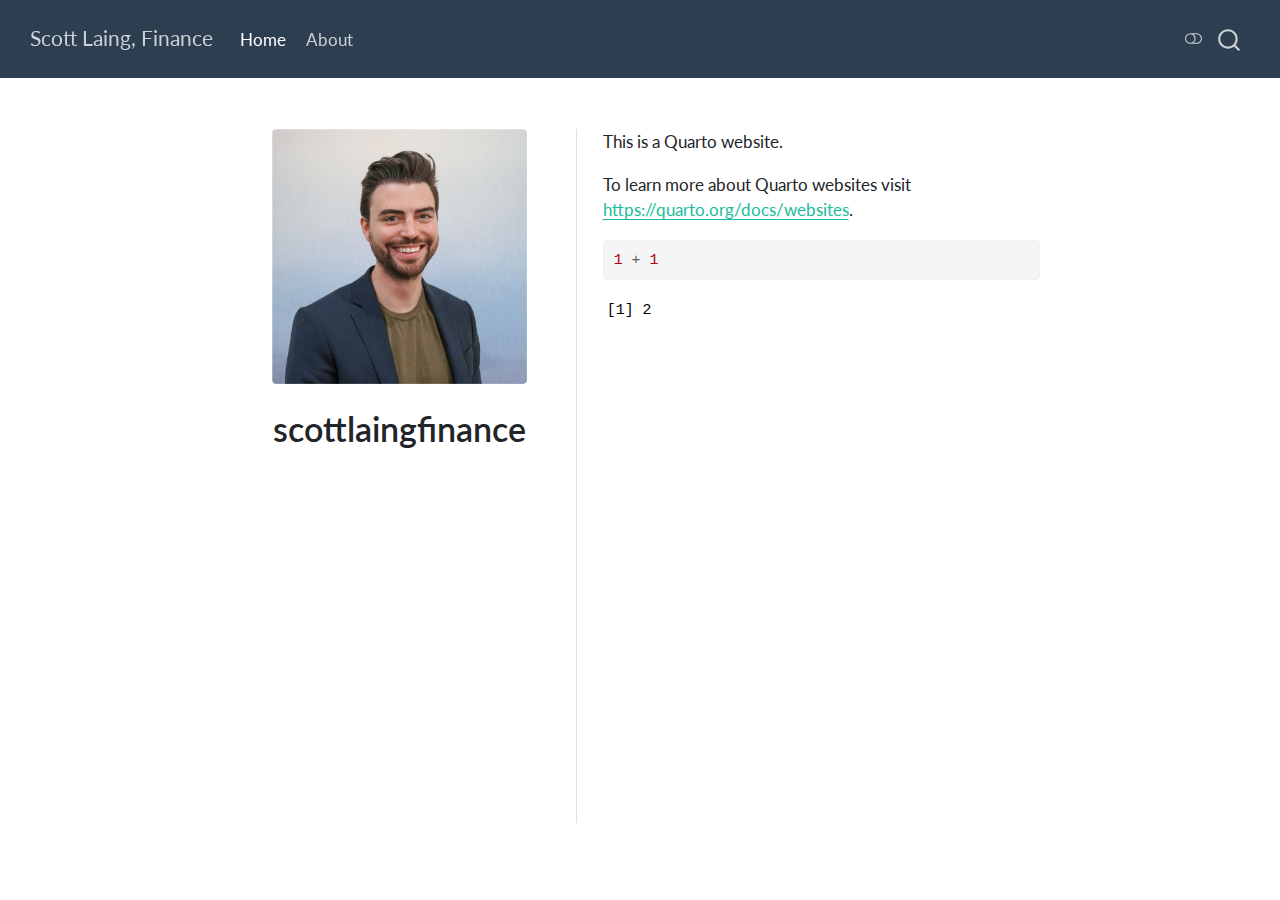
<file: docs/index.html>
<!DOCTYPE html>
<html xmlns="http://www.w3.org/1999/xhtml" lang="en" xml:lang="en"><head>

<meta charset="utf-8">
<meta name="generator" content="quarto-1.3.333">

<meta name="viewport" content="width=device-width, initial-scale=1.0, user-scalable=yes">


<title>Scott Laing, Finance - scottlaingfinance</title>
<style>
code{white-space: pre-wrap;}
span.smallcaps{font-variant: small-caps;}
div.columns{display: flex; gap: min(4vw, 1.5em);}
div.column{flex: auto; overflow-x: auto;}
div.hanging-indent{margin-left: 1.5em; text-indent: -1.5em;}
ul.task-list{list-style: none;}
ul.task-list li input[type="checkbox"] {
  width: 0.8em;
  margin: 0 0.8em 0.2em -1em; /* quarto-specific, see https://github.com/quarto-dev/quarto-cli/issues/4556 */ 
  vertical-align: middle;
}
/* CSS for syntax highlighting */
pre > code.sourceCode { white-space: pre; position: relative; }
pre > code.sourceCode > span { display: inline-block; line-height: 1.25; }
pre > code.sourceCode > span:empty { height: 1.2em; }
.sourceCode { overflow: visible; }
code.sourceCode > span { color: inherit; text-decoration: inherit; }
div.sourceCode { margin: 1em 0; }
pre.sourceCode { margin: 0; }
@media screen {
div.sourceCode { overflow: auto; }
}
@media print {
pre > code.sourceCode { white-space: pre-wrap; }
pre > code.sourceCode > span { text-indent: -5em; padding-left: 5em; }
}
pre.numberSource code
  { counter-reset: source-line 0; }
pre.numberSource code > span
  { position: relative; left: -4em; counter-increment: source-line; }
pre.numberSource code > span > a:first-child::before
  { content: counter(source-line);
    position: relative; left: -1em; text-align: right; vertical-align: baseline;
    border: none; display: inline-block;
    -webkit-touch-callout: none; -webkit-user-select: none;
    -khtml-user-select: none; -moz-user-select: none;
    -ms-user-select: none; user-select: none;
    padding: 0 4px; width: 4em;
  }
pre.numberSource { margin-left: 3em;  padding-left: 4px; }
div.sourceCode
  {   }
@media screen {
pre > code.sourceCode > span > a:first-child::before { text-decoration: underline; }
}
</style>


<script src="site_libs/quarto-nav/quarto-nav.js"></script>
<script src="site_libs/quarto-nav/headroom.min.js"></script>
<script src="site_libs/clipboard/clipboard.min.js"></script>
<script src="site_libs/quarto-search/autocomplete.umd.js"></script>
<script src="site_libs/quarto-search/fuse.min.js"></script>
<script src="site_libs/quarto-search/quarto-search.js"></script>
<meta name="quarto:offset" content="./">
<script src="site_libs/quarto-html/quarto.js"></script>
<script src="site_libs/quarto-html/popper.min.js"></script>
<script src="site_libs/quarto-html/tippy.umd.min.js"></script>
<link href="site_libs/quarto-html/tippy.css" rel="stylesheet">
<link href="site_libs/quarto-html/quarto-syntax-highlighting.css" rel="stylesheet" class="quarto-color-scheme" id="quarto-text-highlighting-styles">
<link href="site_libs/quarto-html/quarto-syntax-highlighting-dark.css" rel="prefetch" class="quarto-color-scheme quarto-color-alternate" id="quarto-text-highlighting-styles">
<script src="site_libs/bootstrap/bootstrap.min.js"></script>
<link href="site_libs/bootstrap/bootstrap-icons.css" rel="stylesheet">
<link href="site_libs/bootstrap/bootstrap.min.css" rel="stylesheet" class="quarto-color-scheme" id="quarto-bootstrap" data-mode="light">
<link href="site_libs/bootstrap/bootstrap-dark.min.css" rel="prefetch" class="quarto-color-scheme quarto-color-alternate" id="quarto-bootstrap" data-mode="dark">
<script id="quarto-search-options" type="application/json">{
  "location": "navbar",
  "copy-button": false,
  "collapse-after": 3,
  "panel-placement": "end",
  "type": "overlay",
  "limit": 20,
  "language": {
    "search-no-results-text": "No results",
    "search-matching-documents-text": "matching documents",
    "search-copy-link-title": "Copy link to search",
    "search-hide-matches-text": "Hide additional matches",
    "search-more-match-text": "more match in this document",
    "search-more-matches-text": "more matches in this document",
    "search-clear-button-title": "Clear",
    "search-detached-cancel-button-title": "Cancel",
    "search-submit-button-title": "Submit"
  }
}</script>


<link rel="stylesheet" href="styles.css">
</head>

<body class="nav-fixed fullcontent">

<div id="quarto-search-results"></div>
  <header id="quarto-header" class="headroom fixed-top">
    <nav class="navbar navbar-expand-lg navbar-dark ">
      <div class="navbar-container container-fluid">
      <div class="navbar-brand-container">
    <a class="navbar-brand" href="./index.html">
    <span class="navbar-title">Scott Laing, Finance</span>
    </a>
  </div>
            <div id="quarto-search" class="" title="Search"></div>
          <button class="navbar-toggler" type="button" data-bs-toggle="collapse" data-bs-target="#navbarCollapse" aria-controls="navbarCollapse" aria-expanded="false" aria-label="Toggle navigation" onclick="if (window.quartoToggleHeadroom) { window.quartoToggleHeadroom(); }">
  <span class="navbar-toggler-icon"></span>
</button>
          <div class="collapse navbar-collapse" id="navbarCollapse">
            <ul class="navbar-nav navbar-nav-scroll me-auto">
  <li class="nav-item">
    <a class="nav-link active" href="./index.html" rel="" target="" aria-current="page">
 <span class="menu-text">Home</span></a>
  </li>  
  <li class="nav-item">
    <a class="nav-link" href="./about.html" rel="" target="">
 <span class="menu-text">About</span></a>
  </li>  
</ul>
            <div class="quarto-navbar-tools ms-auto">
  <a href="" class="quarto-color-scheme-toggle quarto-navigation-tool  px-1" onclick="window.quartoToggleColorScheme(); return false;" title="Toggle dark mode"><i class="bi"></i></a>
</div>
          </div> <!-- /navcollapse -->
      </div> <!-- /container-fluid -->
    </nav>
</header>
<!-- content -->
<div id="quarto-content" class="quarto-container page-columns page-rows-contents page-layout-article page-navbar">
<!-- sidebar -->
<!-- margin-sidebar -->
    
<!-- main -->
<div class="quarto-about-trestles">
  <div class="about-entity">
    <img src="selfie.jpg" class="about-image
  rounded " style="width: 15em;">
<header id="title-block-header" class="quarto-title-block default">
<div class="quarto-title">
<h1 class="title">scottlaingfinance</h1>
</div>
<div class="quarto-title-meta">
  </div>
</header>
  </div>
  <div class="about-contents"><main class="content" id="quarto-document-content">
<p>This is a Quarto website.</p>
<p>To learn more about Quarto websites visit <a href="https://quarto.org/docs/websites" class="uri">https://quarto.org/docs/websites</a>.</p>
<div class="cell">
<div class="sourceCode cell-code" id="cb1"><pre class="sourceCode r code-with-copy"><code class="sourceCode r"><span id="cb1-1"><a href="#cb1-1" aria-hidden="true" tabindex="-1"></a><span class="dv">1</span> <span class="sc">+</span> <span class="dv">1</span></span></code><button title="Copy to Clipboard" class="code-copy-button"><i class="bi"></i></button></pre></div>
<div class="cell-output cell-output-stdout">
<pre><code>[1] 2</code></pre>
</div>
</div>


</main></div>
</div>
 <!-- /main -->
<script id="quarto-html-after-body" type="application/javascript">
window.document.addEventListener("DOMContentLoaded", function (event) {
  const toggleBodyColorMode = (bsSheetEl) => {
    const mode = bsSheetEl.getAttribute("data-mode");
    const bodyEl = window.document.querySelector("body");
    if (mode === "dark") {
      bodyEl.classList.add("quarto-dark");
      bodyEl.classList.remove("quarto-light");
    } else {
      bodyEl.classList.add("quarto-light");
      bodyEl.classList.remove("quarto-dark");
    }
  }
  const toggleBodyColorPrimary = () => {
    const bsSheetEl = window.document.querySelector("link#quarto-bootstrap");
    if (bsSheetEl) {
      toggleBodyColorMode(bsSheetEl);
    }
  }
  toggleBodyColorPrimary();  
  const disableStylesheet = (stylesheets) => {
    for (let i=0; i < stylesheets.length; i++) {
      const stylesheet = stylesheets[i];
      stylesheet.rel = 'prefetch';
    }
  }
  const enableStylesheet = (stylesheets) => {
    for (let i=0; i < stylesheets.length; i++) {
      const stylesheet = stylesheets[i];
      stylesheet.rel = 'stylesheet';
    }
  }
  const manageTransitions = (selector, allowTransitions) => {
    const els = window.document.querySelectorAll(selector);
    for (let i=0; i < els.length; i++) {
      const el = els[i];
      if (allowTransitions) {
        el.classList.remove('notransition');
      } else {
        el.classList.add('notransition');
      }
    }
  }
  const toggleColorMode = (alternate) => {
    // Switch the stylesheets
    const alternateStylesheets = window.document.querySelectorAll('link.quarto-color-scheme.quarto-color-alternate');
    manageTransitions('#quarto-margin-sidebar .nav-link', false);
    if (alternate) {
      enableStylesheet(alternateStylesheets);
      for (const sheetNode of alternateStylesheets) {
        if (sheetNode.id === "quarto-bootstrap") {
          toggleBodyColorMode(sheetNode);
        }
      }
    } else {
      disableStylesheet(alternateStylesheets);
      toggleBodyColorPrimary();
    }
    manageTransitions('#quarto-margin-sidebar .nav-link', true);
    // Switch the toggles
    const toggles = window.document.querySelectorAll('.quarto-color-scheme-toggle');
    for (let i=0; i < toggles.length; i++) {
      const toggle = toggles[i];
      if (toggle) {
        if (alternate) {
          toggle.classList.add("alternate");     
        } else {
          toggle.classList.remove("alternate");
        }
      }
    }
    // Hack to workaround the fact that safari doesn't
    // properly recolor the scrollbar when toggling (#1455)
    if (navigator.userAgent.indexOf('Safari') > 0 && navigator.userAgent.indexOf('Chrome') == -1) {
      manageTransitions("body", false);
      window.scrollTo(0, 1);
      setTimeout(() => {
        window.scrollTo(0, 0);
        manageTransitions("body", true);
      }, 40);  
    }
  }
  const isFileUrl = () => { 
    return window.location.protocol === 'file:';
  }
  const hasAlternateSentinel = () => {  
    let styleSentinel = getColorSchemeSentinel();
    if (styleSentinel !== null) {
      return styleSentinel === "alternate";
    } else {
      return false;
    }
  }
  const setStyleSentinel = (alternate) => {
    const value = alternate ? "alternate" : "default";
    if (!isFileUrl()) {
      window.localStorage.setItem("quarto-color-scheme", value);
    } else {
      localAlternateSentinel = value;
    }
  }
  const getColorSchemeSentinel = () => {
    if (!isFileUrl()) {
      const storageValue = window.localStorage.getItem("quarto-color-scheme");
      return storageValue != null ? storageValue : localAlternateSentinel;
    } else {
      return localAlternateSentinel;
    }
  }
  let localAlternateSentinel = 'default';
  // Dark / light mode switch
  window.quartoToggleColorScheme = () => {
    // Read the current dark / light value 
    let toAlternate = !hasAlternateSentinel();
    toggleColorMode(toAlternate);
    setStyleSentinel(toAlternate);
  };
  // Ensure there is a toggle, if there isn't float one in the top right
  if (window.document.querySelector('.quarto-color-scheme-toggle') === null) {
    const a = window.document.createElement('a');
    a.classList.add('top-right');
    a.classList.add('quarto-color-scheme-toggle');
    a.href = "";
    a.onclick = function() { try { window.quartoToggleColorScheme(); } catch {} return false; };
    const i = window.document.createElement("i");
    i.classList.add('bi');
    a.appendChild(i);
    window.document.body.appendChild(a);
  }
  // Switch to dark mode if need be
  if (hasAlternateSentinel()) {
    toggleColorMode(true);
  } else {
    toggleColorMode(false);
  }
  const isCodeAnnotation = (el) => {
    for (const clz of el.classList) {
      if (clz.startsWith('code-annotation-')) {                     
        return true;
      }
    }
    return false;
  }
  const clipboard = new window.ClipboardJS('.code-copy-button', {
    text: function(trigger) {
      const codeEl = trigger.previousElementSibling.cloneNode(true);
      for (const childEl of codeEl.children) {
        if (isCodeAnnotation(childEl)) {
          childEl.remove();
        }
      }
      return codeEl.innerText;
    }
  });
  clipboard.on('success', function(e) {
    // button target
    const button = e.trigger;
    // don't keep focus
    button.blur();
    // flash "checked"
    button.classList.add('code-copy-button-checked');
    var currentTitle = button.getAttribute("title");
    button.setAttribute("title", "Copied!");
    let tooltip;
    if (window.bootstrap) {
      button.setAttribute("data-bs-toggle", "tooltip");
      button.setAttribute("data-bs-placement", "left");
      button.setAttribute("data-bs-title", "Copied!");
      tooltip = new bootstrap.Tooltip(button, 
        { trigger: "manual", 
          customClass: "code-copy-button-tooltip",
          offset: [0, -8]});
      tooltip.show();    
    }
    setTimeout(function() {
      if (tooltip) {
        tooltip.hide();
        button.removeAttribute("data-bs-title");
        button.removeAttribute("data-bs-toggle");
        button.removeAttribute("data-bs-placement");
      }
      button.setAttribute("title", currentTitle);
      button.classList.remove('code-copy-button-checked');
    }, 1000);
    // clear code selection
    e.clearSelection();
  });
  function tippyHover(el, contentFn) {
    const config = {
      allowHTML: true,
      content: contentFn,
      maxWidth: 500,
      delay: 100,
      arrow: false,
      appendTo: function(el) {
          return el.parentElement;
      },
      interactive: true,
      interactiveBorder: 10,
      theme: 'quarto',
      placement: 'bottom-start'
    };
    window.tippy(el, config); 
  }
  const noterefs = window.document.querySelectorAll('a[role="doc-noteref"]');
  for (var i=0; i<noterefs.length; i++) {
    const ref = noterefs[i];
    tippyHover(ref, function() {
      // use id or data attribute instead here
      let href = ref.getAttribute('data-footnote-href') || ref.getAttribute('href');
      try { href = new URL(href).hash; } catch {}
      const id = href.replace(/^#\/?/, "");
      const note = window.document.getElementById(id);
      return note.innerHTML;
    });
  }
      let selectedAnnoteEl;
      const selectorForAnnotation = ( cell, annotation) => {
        let cellAttr = 'data-code-cell="' + cell + '"';
        let lineAttr = 'data-code-annotation="' +  annotation + '"';
        const selector = 'span[' + cellAttr + '][' + lineAttr + ']';
        return selector;
      }
      const selectCodeLines = (annoteEl) => {
        const doc = window.document;
        const targetCell = annoteEl.getAttribute("data-target-cell");
        const targetAnnotation = annoteEl.getAttribute("data-target-annotation");
        const annoteSpan = window.document.querySelector(selectorForAnnotation(targetCell, targetAnnotation));
        const lines = annoteSpan.getAttribute("data-code-lines").split(",");
        const lineIds = lines.map((line) => {
          return targetCell + "-" + line;
        })
        let top = null;
        let height = null;
        let parent = null;
        if (lineIds.length > 0) {
            //compute the position of the single el (top and bottom and make a div)
            const el = window.document.getElementById(lineIds[0]);
            top = el.offsetTop;
            height = el.offsetHeight;
            parent = el.parentElement.parentElement;
          if (lineIds.length > 1) {
            const lastEl = window.document.getElementById(lineIds[lineIds.length - 1]);
            const bottom = lastEl.offsetTop + lastEl.offsetHeight;
            height = bottom - top;
          }
          if (top !== null && height !== null && parent !== null) {
            // cook up a div (if necessary) and position it 
            let div = window.document.getElementById("code-annotation-line-highlight");
            if (div === null) {
              div = window.document.createElement("div");
              div.setAttribute("id", "code-annotation-line-highlight");
              div.style.position = 'absolute';
              parent.appendChild(div);
            }
            div.style.top = top - 2 + "px";
            div.style.height = height + 4 + "px";
            let gutterDiv = window.document.getElementById("code-annotation-line-highlight-gutter");
            if (gutterDiv === null) {
              gutterDiv = window.document.createElement("div");
              gutterDiv.setAttribute("id", "code-annotation-line-highlight-gutter");
              gutterDiv.style.position = 'absolute';
              const codeCell = window.document.getElementById(targetCell);
              const gutter = codeCell.querySelector('.code-annotation-gutter');
              gutter.appendChild(gutterDiv);
            }
            gutterDiv.style.top = top - 2 + "px";
            gutterDiv.style.height = height + 4 + "px";
          }
          selectedAnnoteEl = annoteEl;
        }
      };
      const unselectCodeLines = () => {
        const elementsIds = ["code-annotation-line-highlight", "code-annotation-line-highlight-gutter"];
        elementsIds.forEach((elId) => {
          const div = window.document.getElementById(elId);
          if (div) {
            div.remove();
          }
        });
        selectedAnnoteEl = undefined;
      };
      // Attach click handler to the DT
      const annoteDls = window.document.querySelectorAll('dt[data-target-cell]');
      for (const annoteDlNode of annoteDls) {
        annoteDlNode.addEventListener('click', (event) => {
          const clickedEl = event.target;
          if (clickedEl !== selectedAnnoteEl) {
            unselectCodeLines();
            const activeEl = window.document.querySelector('dt[data-target-cell].code-annotation-active');
            if (activeEl) {
              activeEl.classList.remove('code-annotation-active');
            }
            selectCodeLines(clickedEl);
            clickedEl.classList.add('code-annotation-active');
          } else {
            // Unselect the line
            unselectCodeLines();
            clickedEl.classList.remove('code-annotation-active');
          }
        });
      }
  const findCites = (el) => {
    const parentEl = el.parentElement;
    if (parentEl) {
      const cites = parentEl.dataset.cites;
      if (cites) {
        return {
          el,
          cites: cites.split(' ')
        };
      } else {
        return findCites(el.parentElement)
      }
    } else {
      return undefined;
    }
  };
  var bibliorefs = window.document.querySelectorAll('a[role="doc-biblioref"]');
  for (var i=0; i<bibliorefs.length; i++) {
    const ref = bibliorefs[i];
    const citeInfo = findCites(ref);
    if (citeInfo) {
      tippyHover(citeInfo.el, function() {
        var popup = window.document.createElement('div');
        citeInfo.cites.forEach(function(cite) {
          var citeDiv = window.document.createElement('div');
          citeDiv.classList.add('hanging-indent');
          citeDiv.classList.add('csl-entry');
          var biblioDiv = window.document.getElementById('ref-' + cite);
          if (biblioDiv) {
            citeDiv.innerHTML = biblioDiv.innerHTML;
          }
          popup.appendChild(citeDiv);
        });
        return popup.innerHTML;
      });
    }
  }
});
</script>
</div> <!-- /content -->



</body></html>
</file>
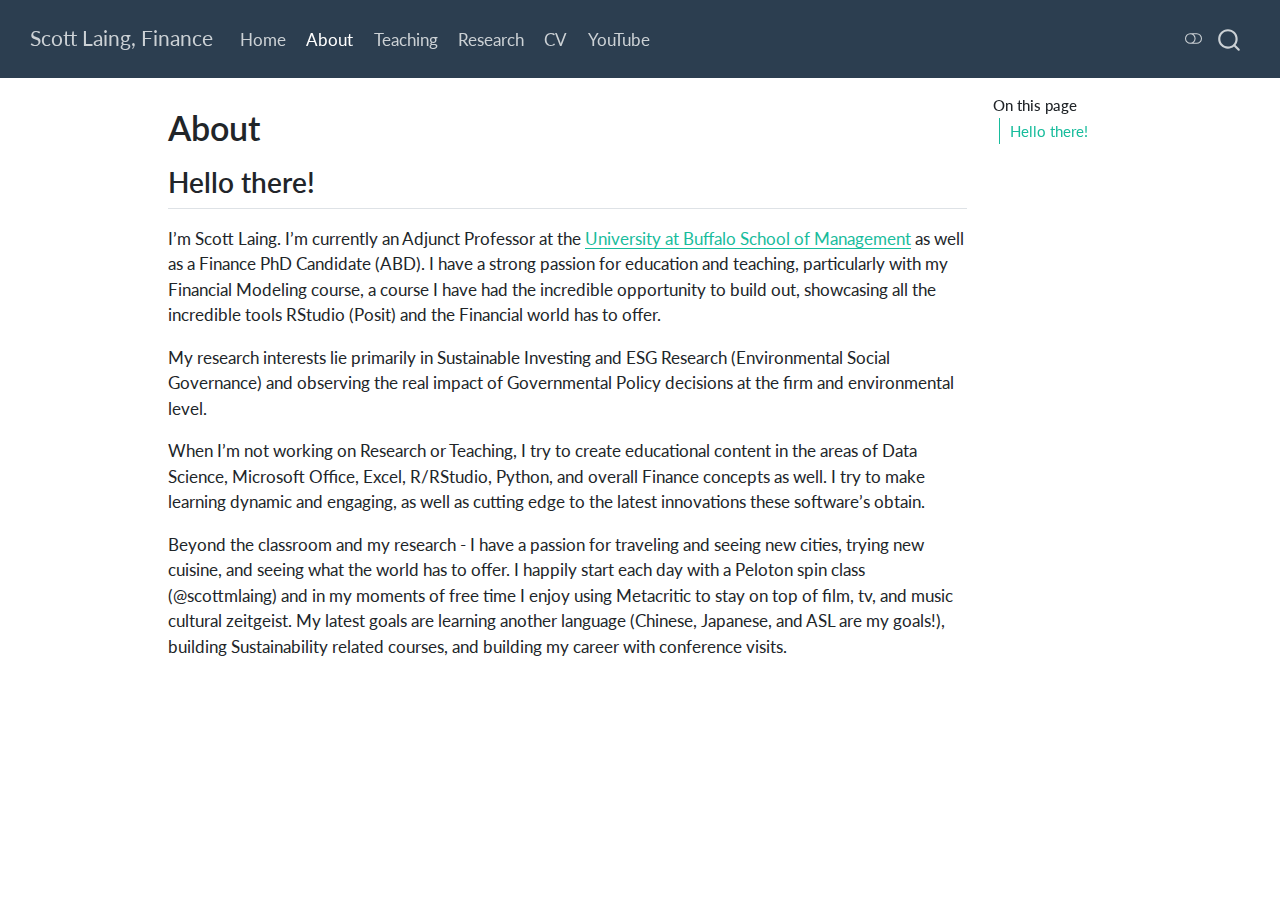
<file: docs/about.html>
<!DOCTYPE html>
<html xmlns="http://www.w3.org/1999/xhtml" lang="en" xml:lang="en"><head>

<meta charset="utf-8">
<meta name="generator" content="quarto-1.4.555">

<meta name="viewport" content="width=device-width, initial-scale=1.0, user-scalable=yes">


<title>Scott Laing, Finance - About</title>
<style>
code{white-space: pre-wrap;}
span.smallcaps{font-variant: small-caps;}
div.columns{display: flex; gap: min(4vw, 1.5em);}
div.column{flex: auto; overflow-x: auto;}
div.hanging-indent{margin-left: 1.5em; text-indent: -1.5em;}
ul.task-list{list-style: none;}
ul.task-list li input[type="checkbox"] {
  width: 0.8em;
  margin: 0 0.8em 0.2em -1em; /* quarto-specific, see https://github.com/quarto-dev/quarto-cli/issues/4556 */ 
  vertical-align: middle;
}
</style>


<script src="site_libs/quarto-nav/quarto-nav.js"></script>
<script src="site_libs/quarto-nav/headroom.min.js"></script>
<script src="site_libs/clipboard/clipboard.min.js"></script>
<script src="site_libs/quarto-search/autocomplete.umd.js"></script>
<script src="site_libs/quarto-search/fuse.min.js"></script>
<script src="site_libs/quarto-search/quarto-search.js"></script>
<meta name="quarto:offset" content="./">
<script src="site_libs/quarto-html/quarto.js"></script>
<script src="site_libs/quarto-html/popper.min.js"></script>
<script src="site_libs/quarto-html/tippy.umd.min.js"></script>
<script src="site_libs/quarto-html/anchor.min.js"></script>
<link href="site_libs/quarto-html/tippy.css" rel="stylesheet">
<link href="site_libs/quarto-html/quarto-syntax-highlighting.css" rel="stylesheet" class="quarto-color-scheme" id="quarto-text-highlighting-styles">
<link href="site_libs/quarto-html/quarto-syntax-highlighting-dark.css" rel="prefetch" class="quarto-color-scheme quarto-color-alternate" id="quarto-text-highlighting-styles">
<script src="site_libs/bootstrap/bootstrap.min.js"></script>
<link href="site_libs/bootstrap/bootstrap-icons.css" rel="stylesheet">
<link href="site_libs/bootstrap/bootstrap.min.css" rel="stylesheet" class="quarto-color-scheme" id="quarto-bootstrap" data-mode="light">
<link href="site_libs/bootstrap/bootstrap-dark.min.css" rel="prefetch" class="quarto-color-scheme quarto-color-alternate" id="quarto-bootstrap" data-mode="dark">
<script id="quarto-search-options" type="application/json">{
  "location": "navbar",
  "copy-button": false,
  "collapse-after": 3,
  "panel-placement": "end",
  "type": "overlay",
  "limit": 50,
  "keyboard-shortcut": [
    "f",
    "/",
    "s"
  ],
  "show-item-context": false,
  "language": {
    "search-no-results-text": "No results",
    "search-matching-documents-text": "matching documents",
    "search-copy-link-title": "Copy link to search",
    "search-hide-matches-text": "Hide additional matches",
    "search-more-match-text": "more match in this document",
    "search-more-matches-text": "more matches in this document",
    "search-clear-button-title": "Clear",
    "search-text-placeholder": "",
    "search-detached-cancel-button-title": "Cancel",
    "search-submit-button-title": "Submit",
    "search-label": "Search"
  }
}</script>


<link rel="stylesheet" href="styles.css">
</head>

<body class="nav-fixed">

<div id="quarto-search-results"></div>
  <header id="quarto-header" class="headroom fixed-top">
    <nav class="navbar navbar-expand-lg " data-bs-theme="dark">
      <div class="navbar-container container-fluid">
      <div class="navbar-brand-container mx-auto">
    <a class="navbar-brand" href="./index.html">
    <span class="navbar-title">Scott Laing, Finance</span>
    </a>
  </div>
            <div id="quarto-search" class="" title="Search"></div>
          <button class="navbar-toggler" type="button" data-bs-toggle="collapse" data-bs-target="#navbarCollapse" aria-controls="navbarCollapse" aria-expanded="false" aria-label="Toggle navigation" onclick="if (window.quartoToggleHeadroom) { window.quartoToggleHeadroom(); }">
  <span class="navbar-toggler-icon"></span>
</button>
          <div class="collapse navbar-collapse" id="navbarCollapse">
            <ul class="navbar-nav navbar-nav-scroll me-auto">
  <li class="nav-item">
    <a class="nav-link" href="./index.html"> 
<span class="menu-text">Home</span></a>
  </li>  
  <li class="nav-item">
    <a class="nav-link active" href="./about.html" aria-current="page"> 
<span class="menu-text">About</span></a>
  </li>  
  <li class="nav-item">
    <a class="nav-link" href="./teaching.html"> 
<span class="menu-text">Teaching</span></a>
  </li>  
  <li class="nav-item">
    <a class="nav-link" href="./research.html"> 
<span class="menu-text">Research</span></a>
  </li>  
  <li class="nav-item">
    <a class="nav-link" href="./CV_Summer23.pdf"> 
<span class="menu-text">CV</span></a>
  </li>  
  <li class="nav-item">
    <a class="nav-link" href="https://youtube.com/@scottlaingfinance"> 
<span class="menu-text">YouTube</span></a>
  </li>  
</ul>
          </div> <!-- /navcollapse -->
          <div class="quarto-navbar-tools">
  <a href="" class="quarto-color-scheme-toggle quarto-navigation-tool  px-1" onclick="window.quartoToggleColorScheme(); return false;" title="Toggle dark mode"><i class="bi"></i></a>
</div>
      </div> <!-- /container-fluid -->
    </nav>
</header>
<!-- content -->
<div id="quarto-content" class="quarto-container page-columns page-rows-contents page-layout-article page-navbar">
<!-- sidebar -->
<!-- margin-sidebar -->
    <div id="quarto-margin-sidebar" class="sidebar margin-sidebar">
        <nav id="TOC" role="doc-toc" class="toc-active">
    <h2 id="toc-title">On this page</h2>
   
  <ul>
  <li><a href="#hello-there" id="toc-hello-there" class="nav-link active" data-scroll-target="#hello-there">Hello there!</a></li>
  </ul>
</nav>
    </div>
<!-- main -->
<main class="content" id="quarto-document-content">

<header id="title-block-header" class="quarto-title-block default">
<div class="quarto-title">
<h1 class="title">About</h1>
</div>



<div class="quarto-title-meta">

    
  
    
  </div>
  


</header>


<section id="hello-there" class="level2">
<h2 class="anchored" data-anchor-id="hello-there">Hello there!</h2>
<p>I’m Scott Laing. I’m currently an Adjunct Professor at the <a href="https://management.buffalo.edu/">University at Buffalo School of Management</a> as well as a Finance PhD Candidate (ABD). I have a strong passion for education and teaching, particularly with my Financial Modeling course, a course I have had the incredible opportunity to build out, showcasing all the incredible tools RStudio (Posit) and the Financial world has to offer.</p>
<p>My research interests lie primarily in Sustainable Investing and ESG Research (Environmental Social Governance) and observing the real impact of Governmental Policy decisions at the firm and environmental level.</p>
<p>When I’m not working on Research or Teaching, I try to create educational content in the areas of Data Science, Microsoft Office, Excel, R/RStudio, Python, and overall Finance concepts as well. I try to make learning dynamic and engaging, as well as cutting edge to the latest innovations these software’s obtain.</p>
<p>Beyond the classroom and my research - I have a passion for traveling and seeing new cities, trying new cuisine, and seeing what the world has to offer. I happily start each day with a Peloton spin class (@scottmlaing) and in my moments of free time I enjoy using Metacritic to stay on top of film, tv, and music cultural zeitgeist. My latest goals are learning another language (Chinese, Japanese, and ASL are my goals!), building Sustainability related courses, and building my career with conference visits.</p>


</section>

</main> <!-- /main -->
<script id="quarto-html-after-body" type="application/javascript">
window.document.addEventListener("DOMContentLoaded", function (event) {
  const toggleBodyColorMode = (bsSheetEl) => {
    const mode = bsSheetEl.getAttribute("data-mode");
    const bodyEl = window.document.querySelector("body");
    if (mode === "dark") {
      bodyEl.classList.add("quarto-dark");
      bodyEl.classList.remove("quarto-light");
    } else {
      bodyEl.classList.add("quarto-light");
      bodyEl.classList.remove("quarto-dark");
    }
  }
  const toggleBodyColorPrimary = () => {
    const bsSheetEl = window.document.querySelector("link#quarto-bootstrap");
    if (bsSheetEl) {
      toggleBodyColorMode(bsSheetEl);
    }
  }
  toggleBodyColorPrimary();  
  const disableStylesheet = (stylesheets) => {
    for (let i=0; i < stylesheets.length; i++) {
      const stylesheet = stylesheets[i];
      stylesheet.rel = 'prefetch';
    }
  }
  const enableStylesheet = (stylesheets) => {
    for (let i=0; i < stylesheets.length; i++) {
      const stylesheet = stylesheets[i];
      stylesheet.rel = 'stylesheet';
    }
  }
  const manageTransitions = (selector, allowTransitions) => {
    const els = window.document.querySelectorAll(selector);
    for (let i=0; i < els.length; i++) {
      const el = els[i];
      if (allowTransitions) {
        el.classList.remove('notransition');
      } else {
        el.classList.add('notransition');
      }
    }
  }
  const toggleGiscusIfUsed = (isAlternate, darkModeDefault) => {
    const baseTheme = document.querySelector('#giscus-base-theme')?.value ?? 'light';
    const alternateTheme = document.querySelector('#giscus-alt-theme')?.value ?? 'dark';
    let newTheme = '';
    if(darkModeDefault) {
      newTheme = isAlternate ? baseTheme : alternateTheme;
    } else {
      newTheme = isAlternate ? alternateTheme : baseTheme;
    }
    const changeGiscusTheme = () => {
      // From: https://github.com/giscus/giscus/issues/336
      const sendMessage = (message) => {
        const iframe = document.querySelector('iframe.giscus-frame');
        if (!iframe) return;
        iframe.contentWindow.postMessage({ giscus: message }, 'https://giscus.app');
      }
      sendMessage({
        setConfig: {
          theme: newTheme
        }
      });
    }
    const isGiscussLoaded = window.document.querySelector('iframe.giscus-frame') !== null;
    if (isGiscussLoaded) {
      changeGiscusTheme();
    }
  }
  const toggleColorMode = (alternate) => {
    // Switch the stylesheets
    const alternateStylesheets = window.document.querySelectorAll('link.quarto-color-scheme.quarto-color-alternate');
    manageTransitions('#quarto-margin-sidebar .nav-link', false);
    if (alternate) {
      enableStylesheet(alternateStylesheets);
      for (const sheetNode of alternateStylesheets) {
        if (sheetNode.id === "quarto-bootstrap") {
          toggleBodyColorMode(sheetNode);
        }
      }
    } else {
      disableStylesheet(alternateStylesheets);
      toggleBodyColorPrimary();
    }
    manageTransitions('#quarto-margin-sidebar .nav-link', true);
    // Switch the toggles
    const toggles = window.document.querySelectorAll('.quarto-color-scheme-toggle');
    for (let i=0; i < toggles.length; i++) {
      const toggle = toggles[i];
      if (toggle) {
        if (alternate) {
          toggle.classList.add("alternate");     
        } else {
          toggle.classList.remove("alternate");
        }
      }
    }
    // Hack to workaround the fact that safari doesn't
    // properly recolor the scrollbar when toggling (#1455)
    if (navigator.userAgent.indexOf('Safari') > 0 && navigator.userAgent.indexOf('Chrome') == -1) {
      manageTransitions("body", false);
      window.scrollTo(0, 1);
      setTimeout(() => {
        window.scrollTo(0, 0);
        manageTransitions("body", true);
      }, 40);  
    }
  }
  const isFileUrl = () => { 
    return window.location.protocol === 'file:';
  }
  const hasAlternateSentinel = () => {  
    let styleSentinel = getColorSchemeSentinel();
    if (styleSentinel !== null) {
      return styleSentinel === "alternate";
    } else {
      return false;
    }
  }
  const setStyleSentinel = (alternate) => {
    const value = alternate ? "alternate" : "default";
    if (!isFileUrl()) {
      window.localStorage.setItem("quarto-color-scheme", value);
    } else {
      localAlternateSentinel = value;
    }
  }
  const getColorSchemeSentinel = () => {
    if (!isFileUrl()) {
      const storageValue = window.localStorage.getItem("quarto-color-scheme");
      return storageValue != null ? storageValue : localAlternateSentinel;
    } else {
      return localAlternateSentinel;
    }
  }
  const darkModeDefault = false;
  let localAlternateSentinel = darkModeDefault ? 'alternate' : 'default';
  // Dark / light mode switch
  window.quartoToggleColorScheme = () => {
    // Read the current dark / light value 
    let toAlternate = !hasAlternateSentinel();
    toggleColorMode(toAlternate);
    setStyleSentinel(toAlternate);
    toggleGiscusIfUsed(toAlternate, darkModeDefault);
  };
  // Ensure there is a toggle, if there isn't float one in the top right
  if (window.document.querySelector('.quarto-color-scheme-toggle') === null) {
    const a = window.document.createElement('a');
    a.classList.add('top-right');
    a.classList.add('quarto-color-scheme-toggle');
    a.href = "";
    a.onclick = function() { try { window.quartoToggleColorScheme(); } catch {} return false; };
    const i = window.document.createElement("i");
    i.classList.add('bi');
    a.appendChild(i);
    window.document.body.appendChild(a);
  }
  // Switch to dark mode if need be
  if (hasAlternateSentinel()) {
    toggleColorMode(true);
  } else {
    toggleColorMode(false);
  }
  const icon = "";
  const anchorJS = new window.AnchorJS();
  anchorJS.options = {
    placement: 'right',
    icon: icon
  };
  anchorJS.add('.anchored');
  const isCodeAnnotation = (el) => {
    for (const clz of el.classList) {
      if (clz.startsWith('code-annotation-')) {                     
        return true;
      }
    }
    return false;
  }
  const clipboard = new window.ClipboardJS('.code-copy-button', {
    text: function(trigger) {
      const codeEl = trigger.previousElementSibling.cloneNode(true);
      for (const childEl of codeEl.children) {
        if (isCodeAnnotation(childEl)) {
          childEl.remove();
        }
      }
      return codeEl.innerText;
    }
  });
  clipboard.on('success', function(e) {
    // button target
    const button = e.trigger;
    // don't keep focus
    button.blur();
    // flash "checked"
    button.classList.add('code-copy-button-checked');
    var currentTitle = button.getAttribute("title");
    button.setAttribute("title", "Copied!");
    let tooltip;
    if (window.bootstrap) {
      button.setAttribute("data-bs-toggle", "tooltip");
      button.setAttribute("data-bs-placement", "left");
      button.setAttribute("data-bs-title", "Copied!");
      tooltip = new bootstrap.Tooltip(button, 
        { trigger: "manual", 
          customClass: "code-copy-button-tooltip",
          offset: [0, -8]});
      tooltip.show();    
    }
    setTimeout(function() {
      if (tooltip) {
        tooltip.hide();
        button.removeAttribute("data-bs-title");
        button.removeAttribute("data-bs-toggle");
        button.removeAttribute("data-bs-placement");
      }
      button.setAttribute("title", currentTitle);
      button.classList.remove('code-copy-button-checked');
    }, 1000);
    // clear code selection
    e.clearSelection();
  });
    var localhostRegex = new RegExp(/^(?:http|https):\/\/localhost\:?[0-9]*\//);
    var mailtoRegex = new RegExp(/^mailto:/);
      var filterRegex = new RegExp("https:\/\/www\.scottlaingfinance\.com");
    var isInternal = (href) => {
        return filterRegex.test(href) || localhostRegex.test(href) || mailtoRegex.test(href);
    }
    // Inspect non-navigation links and adorn them if external
 	var links = window.document.querySelectorAll('a[href]:not(.nav-link):not(.navbar-brand):not(.toc-action):not(.sidebar-link):not(.sidebar-item-toggle):not(.pagination-link):not(.no-external):not([aria-hidden]):not(.dropdown-item):not(.quarto-navigation-tool)');
    for (var i=0; i<links.length; i++) {
      const link = links[i];
      if (!isInternal(link.href)) {
        // undo the damage that might have been done by quarto-nav.js in the case of
        // links that we want to consider external
        if (link.dataset.originalHref !== undefined) {
          link.href = link.dataset.originalHref;
        }
      }
    }
  function tippyHover(el, contentFn, onTriggerFn, onUntriggerFn) {
    const config = {
      allowHTML: true,
      maxWidth: 500,
      delay: 100,
      arrow: false,
      appendTo: function(el) {
          return el.parentElement;
      },
      interactive: true,
      interactiveBorder: 10,
      theme: 'quarto',
      placement: 'bottom-start',
    };
    if (contentFn) {
      config.content = contentFn;
    }
    if (onTriggerFn) {
      config.onTrigger = onTriggerFn;
    }
    if (onUntriggerFn) {
      config.onUntrigger = onUntriggerFn;
    }
    window.tippy(el, config); 
  }
  const noterefs = window.document.querySelectorAll('a[role="doc-noteref"]');
  for (var i=0; i<noterefs.length; i++) {
    const ref = noterefs[i];
    tippyHover(ref, function() {
      // use id or data attribute instead here
      let href = ref.getAttribute('data-footnote-href') || ref.getAttribute('href');
      try { href = new URL(href).hash; } catch {}
      const id = href.replace(/^#\/?/, "");
      const note = window.document.getElementById(id);
      if (note) {
        return note.innerHTML;
      } else {
        return "";
      }
    });
  }
  const xrefs = window.document.querySelectorAll('a.quarto-xref');
  const processXRef = (id, note) => {
    // Strip column container classes
    const stripColumnClz = (el) => {
      el.classList.remove("page-full", "page-columns");
      if (el.children) {
        for (const child of el.children) {
          stripColumnClz(child);
        }
      }
    }
    stripColumnClz(note)
    if (id === null || id.startsWith('sec-')) {
      // Special case sections, only their first couple elements
      const container = document.createElement("div");
      if (note.children && note.children.length > 2) {
        container.appendChild(note.children[0].cloneNode(true));
        for (let i = 1; i < note.children.length; i++) {
          const child = note.children[i];
          if (child.tagName === "P" && child.innerText === "") {
            continue;
          } else {
            container.appendChild(child.cloneNode(true));
            break;
          }
        }
        if (window.Quarto?.typesetMath) {
          window.Quarto.typesetMath(container);
        }
        return container.innerHTML
      } else {
        if (window.Quarto?.typesetMath) {
          window.Quarto.typesetMath(note);
        }
        return note.innerHTML;
      }
    } else {
      // Remove any anchor links if they are present
      const anchorLink = note.querySelector('a.anchorjs-link');
      if (anchorLink) {
        anchorLink.remove();
      }
      if (window.Quarto?.typesetMath) {
        window.Quarto.typesetMath(note);
      }
      // TODO in 1.5, we should make sure this works without a callout special case
      if (note.classList.contains("callout")) {
        return note.outerHTML;
      } else {
        return note.innerHTML;
      }
    }
  }
  for (var i=0; i<xrefs.length; i++) {
    const xref = xrefs[i];
    tippyHover(xref, undefined, function(instance) {
      instance.disable();
      let url = xref.getAttribute('href');
      let hash = undefined; 
      if (url.startsWith('#')) {
        hash = url;
      } else {
        try { hash = new URL(url).hash; } catch {}
      }
      if (hash) {
        const id = hash.replace(/^#\/?/, "");
        const note = window.document.getElementById(id);
        if (note !== null) {
          try {
            const html = processXRef(id, note.cloneNode(true));
            instance.setContent(html);
          } finally {
            instance.enable();
            instance.show();
          }
        } else {
          // See if we can fetch this
          fetch(url.split('#')[0])
          .then(res => res.text())
          .then(html => {
            const parser = new DOMParser();
            const htmlDoc = parser.parseFromString(html, "text/html");
            const note = htmlDoc.getElementById(id);
            if (note !== null) {
              const html = processXRef(id, note);
              instance.setContent(html);
            } 
          }).finally(() => {
            instance.enable();
            instance.show();
          });
        }
      } else {
        // See if we can fetch a full url (with no hash to target)
        // This is a special case and we should probably do some content thinning / targeting
        fetch(url)
        .then(res => res.text())
        .then(html => {
          const parser = new DOMParser();
          const htmlDoc = parser.parseFromString(html, "text/html");
          const note = htmlDoc.querySelector('main.content');
          if (note !== null) {
            // This should only happen for chapter cross references
            // (since there is no id in the URL)
            // remove the first header
            if (note.children.length > 0 && note.children[0].tagName === "HEADER") {
              note.children[0].remove();
            }
            const html = processXRef(null, note);
            instance.setContent(html);
          } 
        }).finally(() => {
          instance.enable();
          instance.show();
        });
      }
    }, function(instance) {
    });
  }
      let selectedAnnoteEl;
      const selectorForAnnotation = ( cell, annotation) => {
        let cellAttr = 'data-code-cell="' + cell + '"';
        let lineAttr = 'data-code-annotation="' +  annotation + '"';
        const selector = 'span[' + cellAttr + '][' + lineAttr + ']';
        return selector;
      }
      const selectCodeLines = (annoteEl) => {
        const doc = window.document;
        const targetCell = annoteEl.getAttribute("data-target-cell");
        const targetAnnotation = annoteEl.getAttribute("data-target-annotation");
        const annoteSpan = window.document.querySelector(selectorForAnnotation(targetCell, targetAnnotation));
        const lines = annoteSpan.getAttribute("data-code-lines").split(",");
        const lineIds = lines.map((line) => {
          return targetCell + "-" + line;
        })
        let top = null;
        let height = null;
        let parent = null;
        if (lineIds.length > 0) {
            //compute the position of the single el (top and bottom and make a div)
            const el = window.document.getElementById(lineIds[0]);
            top = el.offsetTop;
            height = el.offsetHeight;
            parent = el.parentElement.parentElement;
          if (lineIds.length > 1) {
            const lastEl = window.document.getElementById(lineIds[lineIds.length - 1]);
            const bottom = lastEl.offsetTop + lastEl.offsetHeight;
            height = bottom - top;
          }
          if (top !== null && height !== null && parent !== null) {
            // cook up a div (if necessary) and position it 
            let div = window.document.getElementById("code-annotation-line-highlight");
            if (div === null) {
              div = window.document.createElement("div");
              div.setAttribute("id", "code-annotation-line-highlight");
              div.style.position = 'absolute';
              parent.appendChild(div);
            }
            div.style.top = top - 2 + "px";
            div.style.height = height + 4 + "px";
            div.style.left = 0;
            let gutterDiv = window.document.getElementById("code-annotation-line-highlight-gutter");
            if (gutterDiv === null) {
              gutterDiv = window.document.createElement("div");
              gutterDiv.setAttribute("id", "code-annotation-line-highlight-gutter");
              gutterDiv.style.position = 'absolute';
              const codeCell = window.document.getElementById(targetCell);
              const gutter = codeCell.querySelector('.code-annotation-gutter');
              gutter.appendChild(gutterDiv);
            }
            gutterDiv.style.top = top - 2 + "px";
            gutterDiv.style.height = height + 4 + "px";
          }
          selectedAnnoteEl = annoteEl;
        }
      };
      const unselectCodeLines = () => {
        const elementsIds = ["code-annotation-line-highlight", "code-annotation-line-highlight-gutter"];
        elementsIds.forEach((elId) => {
          const div = window.document.getElementById(elId);
          if (div) {
            div.remove();
          }
        });
        selectedAnnoteEl = undefined;
      };
        // Handle positioning of the toggle
    window.addEventListener(
      "resize",
      throttle(() => {
        elRect = undefined;
        if (selectedAnnoteEl) {
          selectCodeLines(selectedAnnoteEl);
        }
      }, 10)
    );
    function throttle(fn, ms) {
    let throttle = false;
    let timer;
      return (...args) => {
        if(!throttle) { // first call gets through
            fn.apply(this, args);
            throttle = true;
        } else { // all the others get throttled
            if(timer) clearTimeout(timer); // cancel #2
            timer = setTimeout(() => {
              fn.apply(this, args);
              timer = throttle = false;
            }, ms);
        }
      };
    }
      // Attach click handler to the DT
      const annoteDls = window.document.querySelectorAll('dt[data-target-cell]');
      for (const annoteDlNode of annoteDls) {
        annoteDlNode.addEventListener('click', (event) => {
          const clickedEl = event.target;
          if (clickedEl !== selectedAnnoteEl) {
            unselectCodeLines();
            const activeEl = window.document.querySelector('dt[data-target-cell].code-annotation-active');
            if (activeEl) {
              activeEl.classList.remove('code-annotation-active');
            }
            selectCodeLines(clickedEl);
            clickedEl.classList.add('code-annotation-active');
          } else {
            // Unselect the line
            unselectCodeLines();
            clickedEl.classList.remove('code-annotation-active');
          }
        });
      }
  const findCites = (el) => {
    const parentEl = el.parentElement;
    if (parentEl) {
      const cites = parentEl.dataset.cites;
      if (cites) {
        return {
          el,
          cites: cites.split(' ')
        };
      } else {
        return findCites(el.parentElement)
      }
    } else {
      return undefined;
    }
  };
  var bibliorefs = window.document.querySelectorAll('a[role="doc-biblioref"]');
  for (var i=0; i<bibliorefs.length; i++) {
    const ref = bibliorefs[i];
    const citeInfo = findCites(ref);
    if (citeInfo) {
      tippyHover(citeInfo.el, function() {
        var popup = window.document.createElement('div');
        citeInfo.cites.forEach(function(cite) {
          var citeDiv = window.document.createElement('div');
          citeDiv.classList.add('hanging-indent');
          citeDiv.classList.add('csl-entry');
          var biblioDiv = window.document.getElementById('ref-' + cite);
          if (biblioDiv) {
            citeDiv.innerHTML = biblioDiv.innerHTML;
          }
          popup.appendChild(citeDiv);
        });
        return popup.innerHTML;
      });
    }
  }
});
</script>
</div> <!-- /content -->




</body></html>
</file>
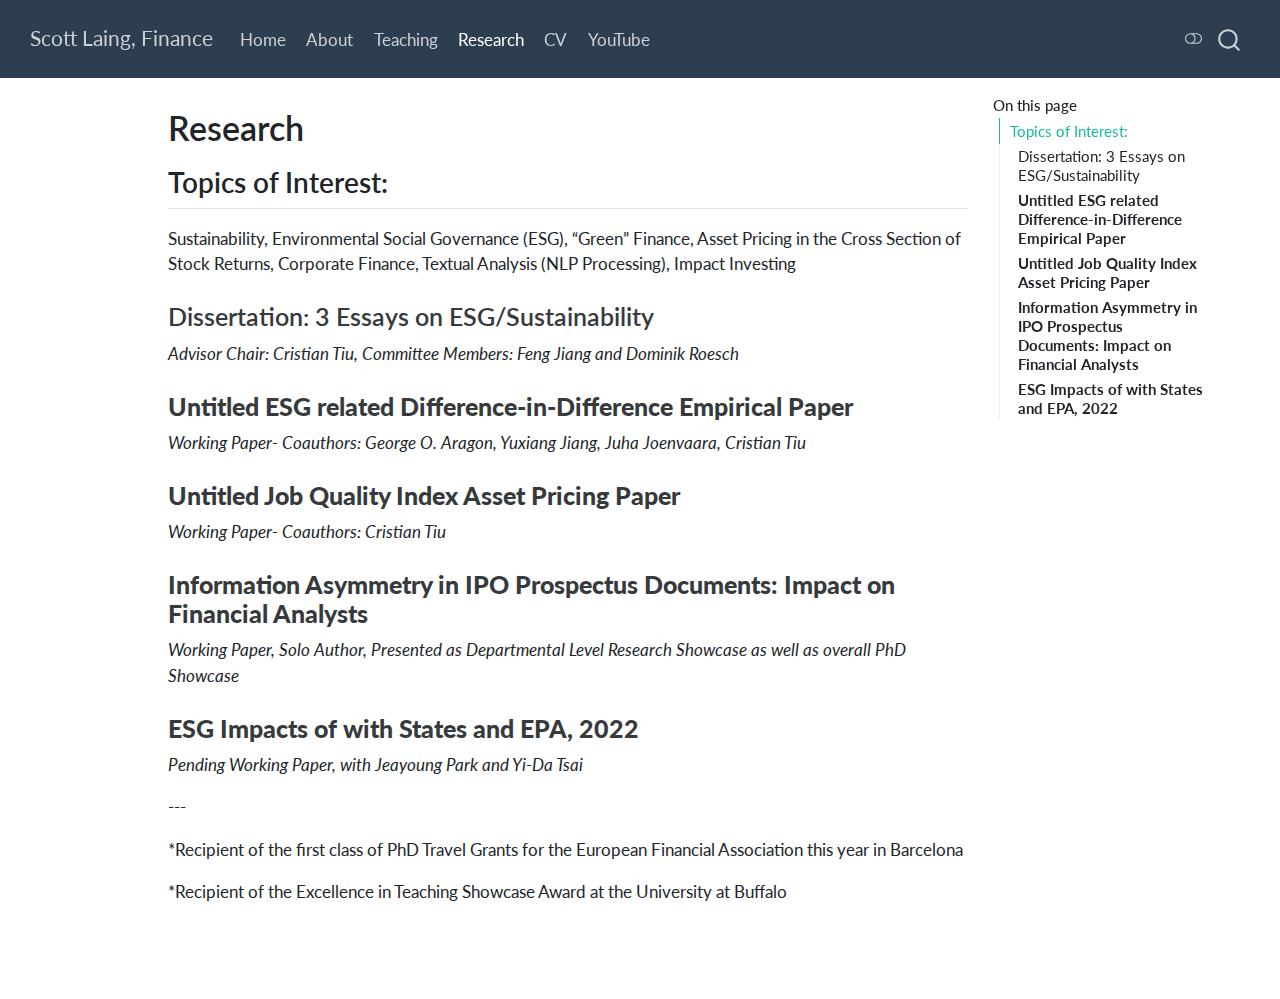
<file: docs/research.html>
<!DOCTYPE html>
<html xmlns="http://www.w3.org/1999/xhtml" lang="en" xml:lang="en"><head>

<meta charset="utf-8">
<meta name="generator" content="quarto-1.3.333">

<meta name="viewport" content="width=device-width, initial-scale=1.0, user-scalable=yes">


<title>Scott Laing, Finance - Research</title>
<style>
code{white-space: pre-wrap;}
span.smallcaps{font-variant: small-caps;}
div.columns{display: flex; gap: min(4vw, 1.5em);}
div.column{flex: auto; overflow-x: auto;}
div.hanging-indent{margin-left: 1.5em; text-indent: -1.5em;}
ul.task-list{list-style: none;}
ul.task-list li input[type="checkbox"] {
  width: 0.8em;
  margin: 0 0.8em 0.2em -1em; /* quarto-specific, see https://github.com/quarto-dev/quarto-cli/issues/4556 */ 
  vertical-align: middle;
}
</style>


<script src="site_libs/quarto-nav/quarto-nav.js"></script>
<script src="site_libs/quarto-nav/headroom.min.js"></script>
<script src="site_libs/clipboard/clipboard.min.js"></script>
<script src="site_libs/quarto-search/autocomplete.umd.js"></script>
<script src="site_libs/quarto-search/fuse.min.js"></script>
<script src="site_libs/quarto-search/quarto-search.js"></script>
<meta name="quarto:offset" content="./">
<script src="site_libs/quarto-html/quarto.js"></script>
<script src="site_libs/quarto-html/popper.min.js"></script>
<script src="site_libs/quarto-html/tippy.umd.min.js"></script>
<script src="site_libs/quarto-html/anchor.min.js"></script>
<link href="site_libs/quarto-html/tippy.css" rel="stylesheet">
<link href="site_libs/quarto-html/quarto-syntax-highlighting.css" rel="stylesheet" class="quarto-color-scheme" id="quarto-text-highlighting-styles">
<link href="site_libs/quarto-html/quarto-syntax-highlighting-dark.css" rel="prefetch" class="quarto-color-scheme quarto-color-alternate" id="quarto-text-highlighting-styles">
<script src="site_libs/bootstrap/bootstrap.min.js"></script>
<link href="site_libs/bootstrap/bootstrap-icons.css" rel="stylesheet">
<link href="site_libs/bootstrap/bootstrap.min.css" rel="stylesheet" class="quarto-color-scheme" id="quarto-bootstrap" data-mode="light">
<link href="site_libs/bootstrap/bootstrap-dark.min.css" rel="prefetch" class="quarto-color-scheme quarto-color-alternate" id="quarto-bootstrap" data-mode="dark">
<script id="quarto-search-options" type="application/json">{
  "location": "navbar",
  "copy-button": false,
  "collapse-after": 3,
  "panel-placement": "end",
  "type": "overlay",
  "limit": 20,
  "language": {
    "search-no-results-text": "No results",
    "search-matching-documents-text": "matching documents",
    "search-copy-link-title": "Copy link to search",
    "search-hide-matches-text": "Hide additional matches",
    "search-more-match-text": "more match in this document",
    "search-more-matches-text": "more matches in this document",
    "search-clear-button-title": "Clear",
    "search-detached-cancel-button-title": "Cancel",
    "search-submit-button-title": "Submit"
  }
}</script>


<link rel="stylesheet" href="styles.css">
</head>

<body class="nav-fixed">

<div id="quarto-search-results"></div>
  <header id="quarto-header" class="headroom fixed-top">
    <nav class="navbar navbar-expand-lg navbar-dark ">
      <div class="navbar-container container-fluid">
      <div class="navbar-brand-container">
    <a class="navbar-brand" href="./index.html">
    <span class="navbar-title">Scott Laing, Finance</span>
    </a>
  </div>
            <div id="quarto-search" class="" title="Search"></div>
          <button class="navbar-toggler" type="button" data-bs-toggle="collapse" data-bs-target="#navbarCollapse" aria-controls="navbarCollapse" aria-expanded="false" aria-label="Toggle navigation" onclick="if (window.quartoToggleHeadroom) { window.quartoToggleHeadroom(); }">
  <span class="navbar-toggler-icon"></span>
</button>
          <div class="collapse navbar-collapse" id="navbarCollapse">
            <ul class="navbar-nav navbar-nav-scroll me-auto">
  <li class="nav-item">
    <a class="nav-link" href="./index.html" rel="" target="">
 <span class="menu-text">Home</span></a>
  </li>  
  <li class="nav-item">
    <a class="nav-link" href="./about.html" rel="" target="">
 <span class="menu-text">About</span></a>
  </li>  
  <li class="nav-item">
    <a class="nav-link" href="./teaching.html" rel="" target="">
 <span class="menu-text">Teaching</span></a>
  </li>  
  <li class="nav-item">
    <a class="nav-link active" href="./research.html" rel="" target="" aria-current="page">
 <span class="menu-text">Research</span></a>
  </li>  
  <li class="nav-item">
    <a class="nav-link" href="./CV_Summer23.pdf" rel="" target="">
 <span class="menu-text">CV</span></a>
  </li>  
  <li class="nav-item">
    <a class="nav-link" href="https://youtube.com/@scottlaingfinance" rel="" target="">
 <span class="menu-text">YouTube</span></a>
  </li>  
</ul>
            <div class="quarto-navbar-tools ms-auto">
  <a href="" class="quarto-color-scheme-toggle quarto-navigation-tool  px-1" onclick="window.quartoToggleColorScheme(); return false;" title="Toggle dark mode"><i class="bi"></i></a>
</div>
          </div> <!-- /navcollapse -->
      </div> <!-- /container-fluid -->
    </nav>
</header>
<!-- content -->
<div id="quarto-content" class="quarto-container page-columns page-rows-contents page-layout-article page-navbar">
<!-- sidebar -->
<!-- margin-sidebar -->
    <div id="quarto-margin-sidebar" class="sidebar margin-sidebar">
        <nav id="TOC" role="doc-toc" class="toc-active">
    <h2 id="toc-title">On this page</h2>
   
  <ul>
  <li><a href="#topics-of-interest" id="toc-topics-of-interest" class="nav-link active" data-scroll-target="#topics-of-interest">Topics of Interest:</a>
  <ul class="collapse">
  <li><a href="#dissertation-3-essays-on-esgsustainability" id="toc-dissertation-3-essays-on-esgsustainability" class="nav-link" data-scroll-target="#dissertation-3-essays-on-esgsustainability">Dissertation: 3 Essays on ESG/Sustainability</a></li>
  <li><a href="#untitled-esg-related-difference-in-difference-empirical-paper" id="toc-untitled-esg-related-difference-in-difference-empirical-paper" class="nav-link" data-scroll-target="#untitled-esg-related-difference-in-difference-empirical-paper"><strong>Untitled ESG related Difference-in-Difference Empirical Paper</strong></a></li>
  <li><a href="#untitled-job-quality-index-asset-pricing-paper" id="toc-untitled-job-quality-index-asset-pricing-paper" class="nav-link" data-scroll-target="#untitled-job-quality-index-asset-pricing-paper"><strong>Untitled Job Quality Index Asset Pricing Paper</strong></a></li>
  <li><a href="#information-asymmetry-in-ipo-prospectus-documents-impact-on-financial-analysts" id="toc-information-asymmetry-in-ipo-prospectus-documents-impact-on-financial-analysts" class="nav-link" data-scroll-target="#information-asymmetry-in-ipo-prospectus-documents-impact-on-financial-analysts"><strong>Information Asymmetry in IPO Prospectus Documents: Impact on Financial Analysts</strong></a></li>
  <li><a href="#esg-impacts-of-with-states-and-epa-2022" id="toc-esg-impacts-of-with-states-and-epa-2022" class="nav-link" data-scroll-target="#esg-impacts-of-with-states-and-epa-2022"><strong>ESG Impacts of with States and EPA, 2022</strong></a></li>
  </ul></li>
  </ul>
</nav>
    </div>
<!-- main -->
<main class="content" id="quarto-document-content">

<header id="title-block-header" class="quarto-title-block default">
<div class="quarto-title">
<h1 class="title">Research</h1>
</div>



<div class="quarto-title-meta">

    
  
    
  </div>
  

</header>

<section id="topics-of-interest" class="level2">
<h2 class="anchored" data-anchor-id="topics-of-interest">Topics of Interest:</h2>
<p>Sustainability, Environmental Social Governance (ESG), “Green” Finance, Asset Pricing in the Cross Section of Stock Returns, Corporate Finance, Textual Analysis (NLP Processing), Impact Investing<br>
</p>
<section id="dissertation-3-essays-on-esgsustainability" class="level3">
<h3 class="anchored" data-anchor-id="dissertation-3-essays-on-esgsustainability">Dissertation: 3 Essays on ESG/Sustainability</h3>
<p><em>Advisor Chair: Cristian Tiu, Committee Members: Feng Jiang and Dominik Roesch</em></p>
</section>
<section id="untitled-esg-related-difference-in-difference-empirical-paper" class="level3">
<h3 class="anchored" data-anchor-id="untitled-esg-related-difference-in-difference-empirical-paper"><strong>Untitled ESG related Difference-in-Difference Empirical Paper</strong></h3>
<p><em>Working Paper- Coauthors: George O. Aragon, Yuxiang Jiang, Juha Joenvaara, Cristian Tiu</em></p>
</section>
<section id="untitled-job-quality-index-asset-pricing-paper" class="level3">
<h3 class="anchored" data-anchor-id="untitled-job-quality-index-asset-pricing-paper"><strong>Untitled Job Quality Index Asset Pricing Paper</strong></h3>
<p><em>Working Paper- Coauthors: Cristian Tiu</em></p>
</section>
<section id="information-asymmetry-in-ipo-prospectus-documents-impact-on-financial-analysts" class="level3">
<h3 class="anchored" data-anchor-id="information-asymmetry-in-ipo-prospectus-documents-impact-on-financial-analysts"><strong>Information Asymmetry in IPO Prospectus Documents: Impact on Financial Analysts</strong></h3>
<p><em>Working Paper, Solo Author, Presented as Departmental Level Research Showcase as well as overall PhD Showcase</em></p>
</section>
<section id="esg-impacts-of-with-states-and-epa-2022" class="level3">
<h3 class="anchored" data-anchor-id="esg-impacts-of-with-states-and-epa-2022"><strong>ESG Impacts of with States and EPA, 2022</strong></h3>
<p><em>Pending Working Paper, with Jeayoung Park and Yi-Da Tsai</em></p>
<p>---</p>
<p>*Recipient of the first class of PhD Travel Grants for the European Financial Association this year in Barcelona</p>
<p>*Recipient of the Excellence in Teaching Showcase Award at the University at Buffalo</p>


</section>
</section>

</main> <!-- /main -->
<script id="quarto-html-after-body" type="application/javascript">
window.document.addEventListener("DOMContentLoaded", function (event) {
  const toggleBodyColorMode = (bsSheetEl) => {
    const mode = bsSheetEl.getAttribute("data-mode");
    const bodyEl = window.document.querySelector("body");
    if (mode === "dark") {
      bodyEl.classList.add("quarto-dark");
      bodyEl.classList.remove("quarto-light");
    } else {
      bodyEl.classList.add("quarto-light");
      bodyEl.classList.remove("quarto-dark");
    }
  }
  const toggleBodyColorPrimary = () => {
    const bsSheetEl = window.document.querySelector("link#quarto-bootstrap");
    if (bsSheetEl) {
      toggleBodyColorMode(bsSheetEl);
    }
  }
  toggleBodyColorPrimary();  
  const disableStylesheet = (stylesheets) => {
    for (let i=0; i < stylesheets.length; i++) {
      const stylesheet = stylesheets[i];
      stylesheet.rel = 'prefetch';
    }
  }
  const enableStylesheet = (stylesheets) => {
    for (let i=0; i < stylesheets.length; i++) {
      const stylesheet = stylesheets[i];
      stylesheet.rel = 'stylesheet';
    }
  }
  const manageTransitions = (selector, allowTransitions) => {
    const els = window.document.querySelectorAll(selector);
    for (let i=0; i < els.length; i++) {
      const el = els[i];
      if (allowTransitions) {
        el.classList.remove('notransition');
      } else {
        el.classList.add('notransition');
      }
    }
  }
  const toggleColorMode = (alternate) => {
    // Switch the stylesheets
    const alternateStylesheets = window.document.querySelectorAll('link.quarto-color-scheme.quarto-color-alternate');
    manageTransitions('#quarto-margin-sidebar .nav-link', false);
    if (alternate) {
      enableStylesheet(alternateStylesheets);
      for (const sheetNode of alternateStylesheets) {
        if (sheetNode.id === "quarto-bootstrap") {
          toggleBodyColorMode(sheetNode);
        }
      }
    } else {
      disableStylesheet(alternateStylesheets);
      toggleBodyColorPrimary();
    }
    manageTransitions('#quarto-margin-sidebar .nav-link', true);
    // Switch the toggles
    const toggles = window.document.querySelectorAll('.quarto-color-scheme-toggle');
    for (let i=0; i < toggles.length; i++) {
      const toggle = toggles[i];
      if (toggle) {
        if (alternate) {
          toggle.classList.add("alternate");     
        } else {
          toggle.classList.remove("alternate");
        }
      }
    }
    // Hack to workaround the fact that safari doesn't
    // properly recolor the scrollbar when toggling (#1455)
    if (navigator.userAgent.indexOf('Safari') > 0 && navigator.userAgent.indexOf('Chrome') == -1) {
      manageTransitions("body", false);
      window.scrollTo(0, 1);
      setTimeout(() => {
        window.scrollTo(0, 0);
        manageTransitions("body", true);
      }, 40);  
    }
  }
  const isFileUrl = () => { 
    return window.location.protocol === 'file:';
  }
  const hasAlternateSentinel = () => {  
    let styleSentinel = getColorSchemeSentinel();
    if (styleSentinel !== null) {
      return styleSentinel === "alternate";
    } else {
      return false;
    }
  }
  const setStyleSentinel = (alternate) => {
    const value = alternate ? "alternate" : "default";
    if (!isFileUrl()) {
      window.localStorage.setItem("quarto-color-scheme", value);
    } else {
      localAlternateSentinel = value;
    }
  }
  const getColorSchemeSentinel = () => {
    if (!isFileUrl()) {
      const storageValue = window.localStorage.getItem("quarto-color-scheme");
      return storageValue != null ? storageValue : localAlternateSentinel;
    } else {
      return localAlternateSentinel;
    }
  }
  let localAlternateSentinel = 'default';
  // Dark / light mode switch
  window.quartoToggleColorScheme = () => {
    // Read the current dark / light value 
    let toAlternate = !hasAlternateSentinel();
    toggleColorMode(toAlternate);
    setStyleSentinel(toAlternate);
  };
  // Ensure there is a toggle, if there isn't float one in the top right
  if (window.document.querySelector('.quarto-color-scheme-toggle') === null) {
    const a = window.document.createElement('a');
    a.classList.add('top-right');
    a.classList.add('quarto-color-scheme-toggle');
    a.href = "";
    a.onclick = function() { try { window.quartoToggleColorScheme(); } catch {} return false; };
    const i = window.document.createElement("i");
    i.classList.add('bi');
    a.appendChild(i);
    window.document.body.appendChild(a);
  }
  // Switch to dark mode if need be
  if (hasAlternateSentinel()) {
    toggleColorMode(true);
  } else {
    toggleColorMode(false);
  }
  const icon = "";
  const anchorJS = new window.AnchorJS();
  anchorJS.options = {
    placement: 'right',
    icon: icon
  };
  anchorJS.add('.anchored');
  const isCodeAnnotation = (el) => {
    for (const clz of el.classList) {
      if (clz.startsWith('code-annotation-')) {                     
        return true;
      }
    }
    return false;
  }
  const clipboard = new window.ClipboardJS('.code-copy-button', {
    text: function(trigger) {
      const codeEl = trigger.previousElementSibling.cloneNode(true);
      for (const childEl of codeEl.children) {
        if (isCodeAnnotation(childEl)) {
          childEl.remove();
        }
      }
      return codeEl.innerText;
    }
  });
  clipboard.on('success', function(e) {
    // button target
    const button = e.trigger;
    // don't keep focus
    button.blur();
    // flash "checked"
    button.classList.add('code-copy-button-checked');
    var currentTitle = button.getAttribute("title");
    button.setAttribute("title", "Copied!");
    let tooltip;
    if (window.bootstrap) {
      button.setAttribute("data-bs-toggle", "tooltip");
      button.setAttribute("data-bs-placement", "left");
      button.setAttribute("data-bs-title", "Copied!");
      tooltip = new bootstrap.Tooltip(button, 
        { trigger: "manual", 
          customClass: "code-copy-button-tooltip",
          offset: [0, -8]});
      tooltip.show();    
    }
    setTimeout(function() {
      if (tooltip) {
        tooltip.hide();
        button.removeAttribute("data-bs-title");
        button.removeAttribute("data-bs-toggle");
        button.removeAttribute("data-bs-placement");
      }
      button.setAttribute("title", currentTitle);
      button.classList.remove('code-copy-button-checked');
    }, 1000);
    // clear code selection
    e.clearSelection();
  });
  function tippyHover(el, contentFn) {
    const config = {
      allowHTML: true,
      content: contentFn,
      maxWidth: 500,
      delay: 100,
      arrow: false,
      appendTo: function(el) {
          return el.parentElement;
      },
      interactive: true,
      interactiveBorder: 10,
      theme: 'quarto',
      placement: 'bottom-start'
    };
    window.tippy(el, config); 
  }
  const noterefs = window.document.querySelectorAll('a[role="doc-noteref"]');
  for (var i=0; i<noterefs.length; i++) {
    const ref = noterefs[i];
    tippyHover(ref, function() {
      // use id or data attribute instead here
      let href = ref.getAttribute('data-footnote-href') || ref.getAttribute('href');
      try { href = new URL(href).hash; } catch {}
      const id = href.replace(/^#\/?/, "");
      const note = window.document.getElementById(id);
      return note.innerHTML;
    });
  }
      let selectedAnnoteEl;
      const selectorForAnnotation = ( cell, annotation) => {
        let cellAttr = 'data-code-cell="' + cell + '"';
        let lineAttr = 'data-code-annotation="' +  annotation + '"';
        const selector = 'span[' + cellAttr + '][' + lineAttr + ']';
        return selector;
      }
      const selectCodeLines = (annoteEl) => {
        const doc = window.document;
        const targetCell = annoteEl.getAttribute("data-target-cell");
        const targetAnnotation = annoteEl.getAttribute("data-target-annotation");
        const annoteSpan = window.document.querySelector(selectorForAnnotation(targetCell, targetAnnotation));
        const lines = annoteSpan.getAttribute("data-code-lines").split(",");
        const lineIds = lines.map((line) => {
          return targetCell + "-" + line;
        })
        let top = null;
        let height = null;
        let parent = null;
        if (lineIds.length > 0) {
            //compute the position of the single el (top and bottom and make a div)
            const el = window.document.getElementById(lineIds[0]);
            top = el.offsetTop;
            height = el.offsetHeight;
            parent = el.parentElement.parentElement;
          if (lineIds.length > 1) {
            const lastEl = window.document.getElementById(lineIds[lineIds.length - 1]);
            const bottom = lastEl.offsetTop + lastEl.offsetHeight;
            height = bottom - top;
          }
          if (top !== null && height !== null && parent !== null) {
            // cook up a div (if necessary) and position it 
            let div = window.document.getElementById("code-annotation-line-highlight");
            if (div === null) {
              div = window.document.createElement("div");
              div.setAttribute("id", "code-annotation-line-highlight");
              div.style.position = 'absolute';
              parent.appendChild(div);
            }
            div.style.top = top - 2 + "px";
            div.style.height = height + 4 + "px";
            let gutterDiv = window.document.getElementById("code-annotation-line-highlight-gutter");
            if (gutterDiv === null) {
              gutterDiv = window.document.createElement("div");
              gutterDiv.setAttribute("id", "code-annotation-line-highlight-gutter");
              gutterDiv.style.position = 'absolute';
              const codeCell = window.document.getElementById(targetCell);
              const gutter = codeCell.querySelector('.code-annotation-gutter');
              gutter.appendChild(gutterDiv);
            }
            gutterDiv.style.top = top - 2 + "px";
            gutterDiv.style.height = height + 4 + "px";
          }
          selectedAnnoteEl = annoteEl;
        }
      };
      const unselectCodeLines = () => {
        const elementsIds = ["code-annotation-line-highlight", "code-annotation-line-highlight-gutter"];
        elementsIds.forEach((elId) => {
          const div = window.document.getElementById(elId);
          if (div) {
            div.remove();
          }
        });
        selectedAnnoteEl = undefined;
      };
      // Attach click handler to the DT
      const annoteDls = window.document.querySelectorAll('dt[data-target-cell]');
      for (const annoteDlNode of annoteDls) {
        annoteDlNode.addEventListener('click', (event) => {
          const clickedEl = event.target;
          if (clickedEl !== selectedAnnoteEl) {
            unselectCodeLines();
            const activeEl = window.document.querySelector('dt[data-target-cell].code-annotation-active');
            if (activeEl) {
              activeEl.classList.remove('code-annotation-active');
            }
            selectCodeLines(clickedEl);
            clickedEl.classList.add('code-annotation-active');
          } else {
            // Unselect the line
            unselectCodeLines();
            clickedEl.classList.remove('code-annotation-active');
          }
        });
      }
  const findCites = (el) => {
    const parentEl = el.parentElement;
    if (parentEl) {
      const cites = parentEl.dataset.cites;
      if (cites) {
        return {
          el,
          cites: cites.split(' ')
        };
      } else {
        return findCites(el.parentElement)
      }
    } else {
      return undefined;
    }
  };
  var bibliorefs = window.document.querySelectorAll('a[role="doc-biblioref"]');
  for (var i=0; i<bibliorefs.length; i++) {
    const ref = bibliorefs[i];
    const citeInfo = findCites(ref);
    if (citeInfo) {
      tippyHover(citeInfo.el, function() {
        var popup = window.document.createElement('div');
        citeInfo.cites.forEach(function(cite) {
          var citeDiv = window.document.createElement('div');
          citeDiv.classList.add('hanging-indent');
          citeDiv.classList.add('csl-entry');
          var biblioDiv = window.document.getElementById('ref-' + cite);
          if (biblioDiv) {
            citeDiv.innerHTML = biblioDiv.innerHTML;
          }
          popup.appendChild(citeDiv);
        });
        return popup.innerHTML;
      });
    }
  }
});
</script>
</div> <!-- /content -->



</body></html>
</file>
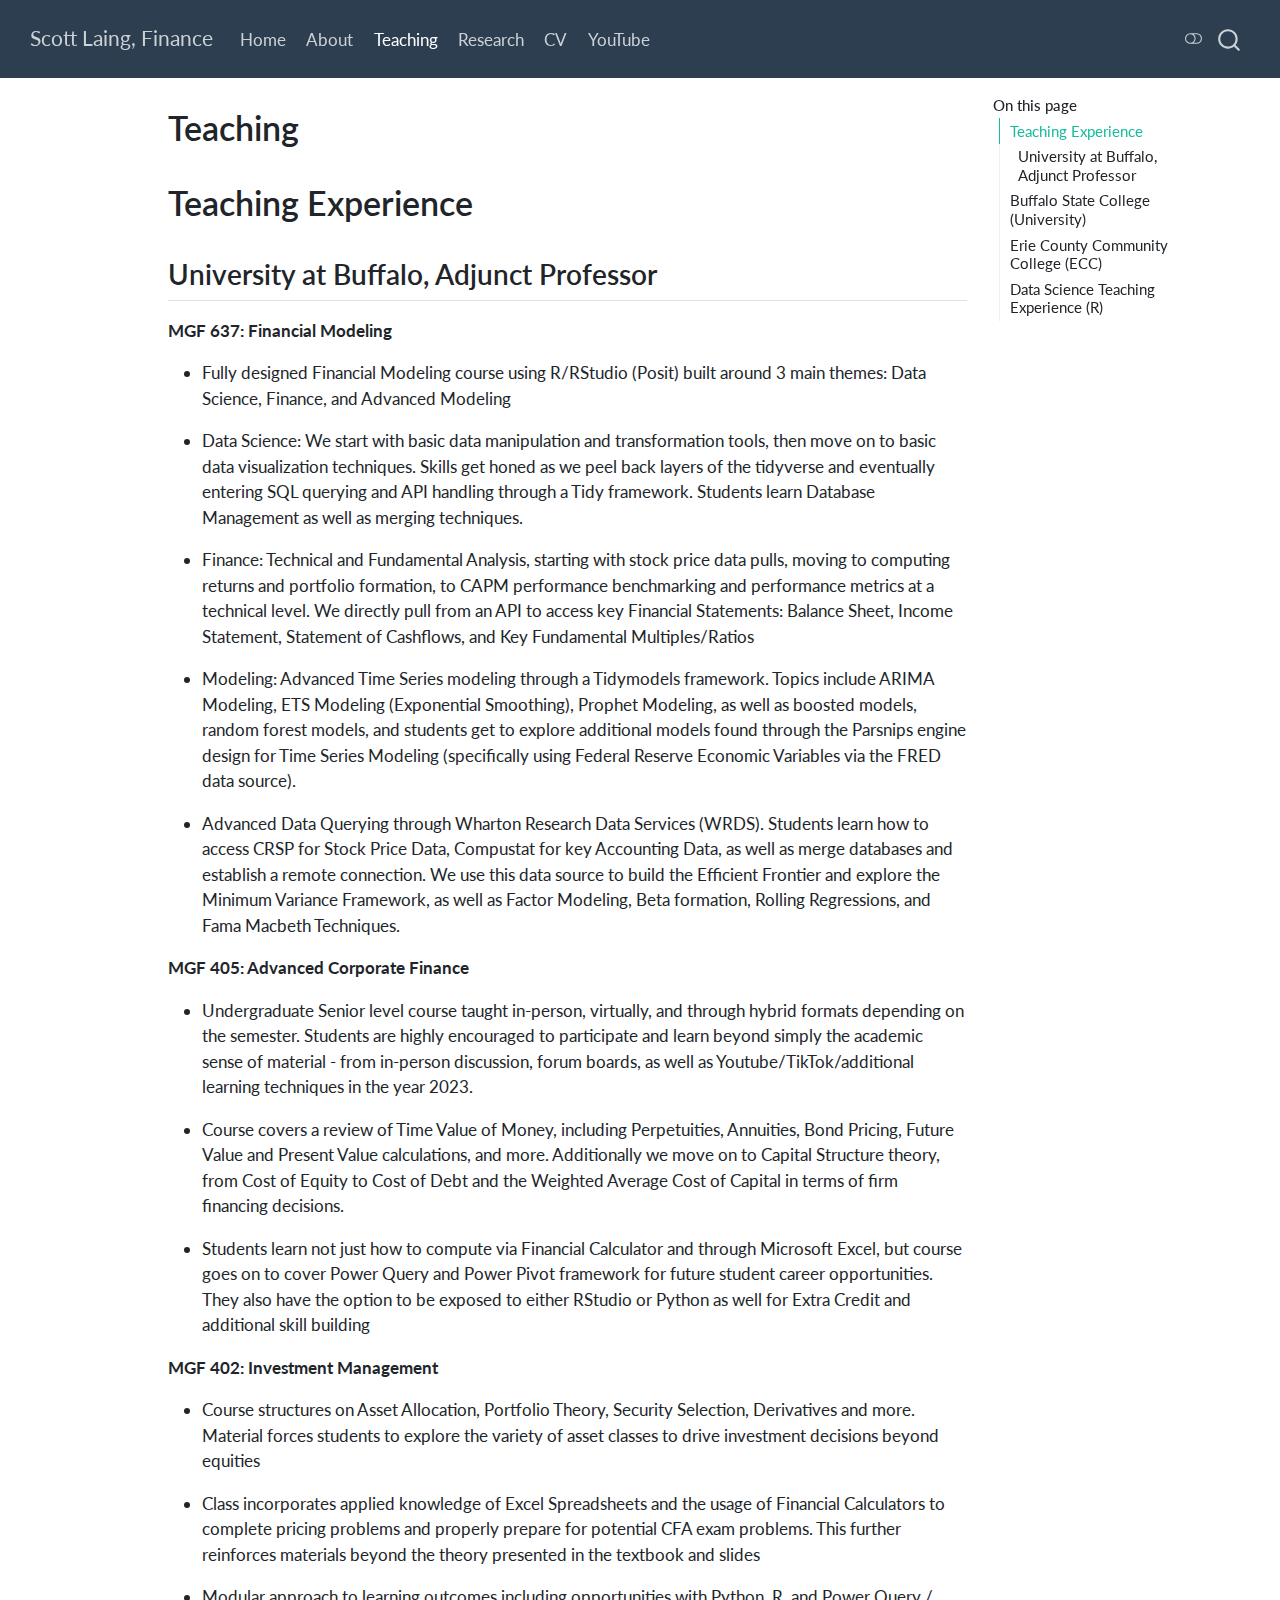
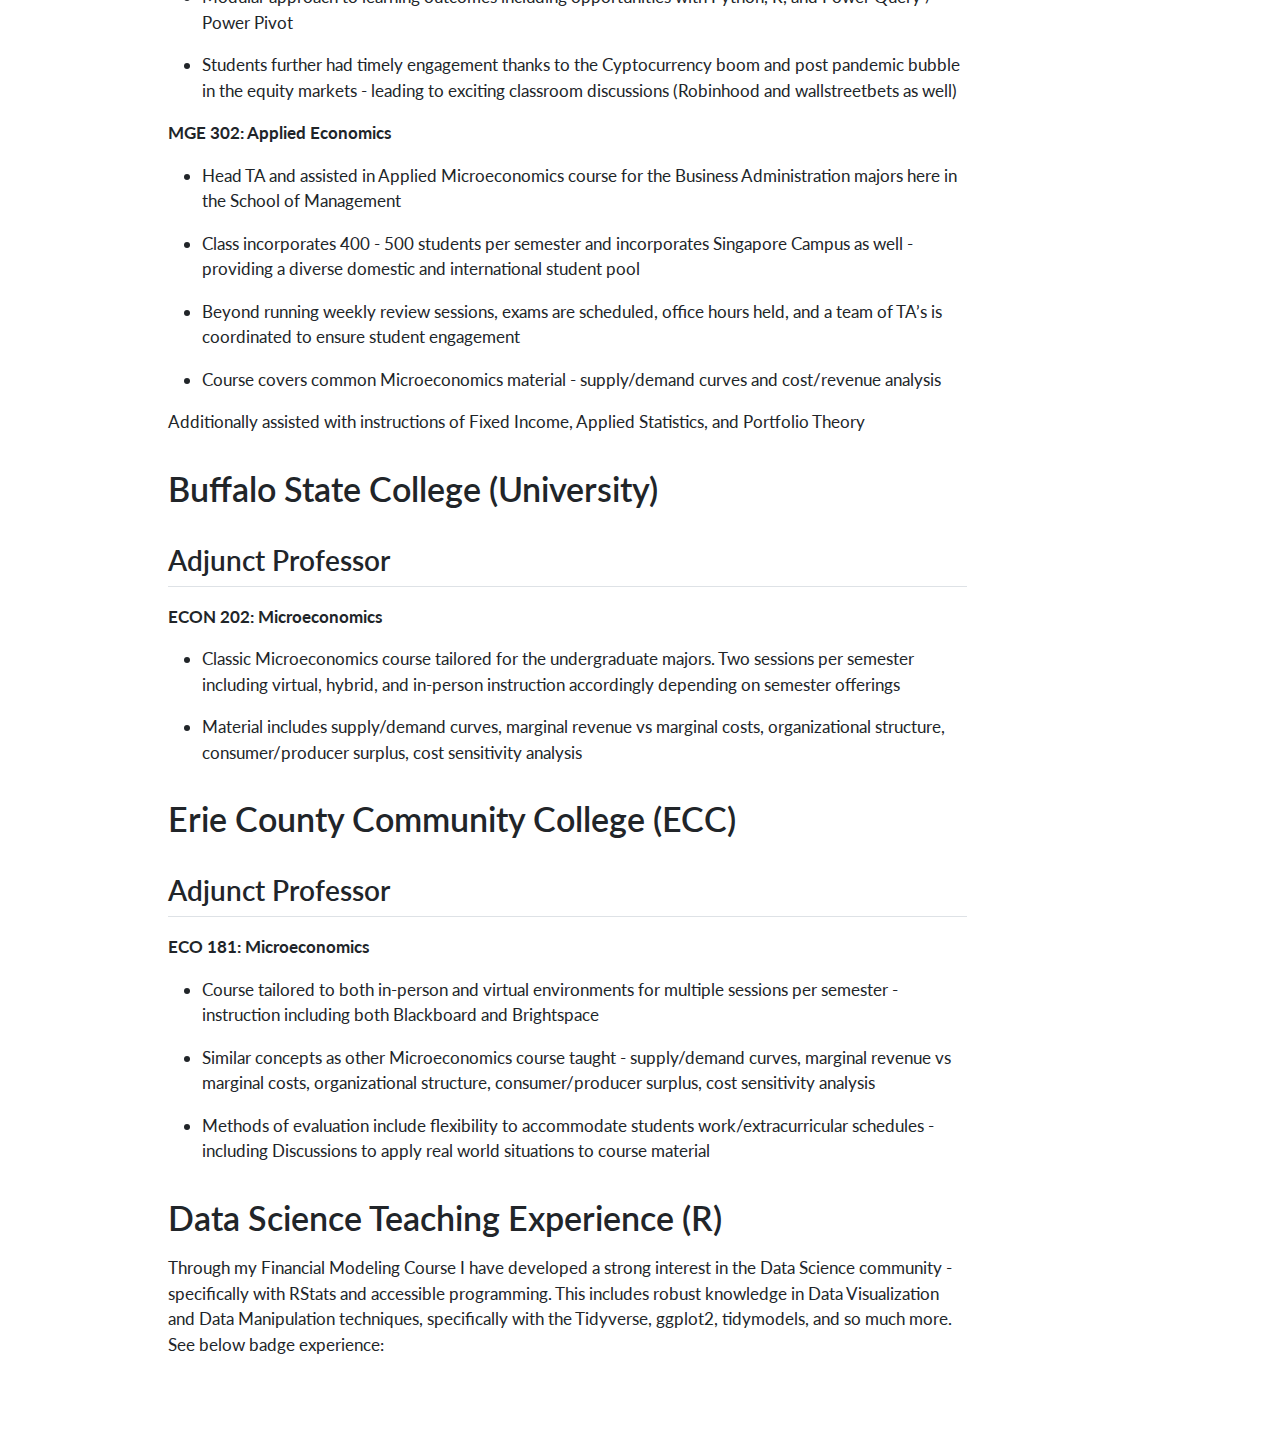
<file: docs/teaching.html>
<!DOCTYPE html>
<html xmlns="http://www.w3.org/1999/xhtml" lang="en" xml:lang="en"><head>

<meta charset="utf-8">
<meta name="generator" content="quarto-1.3.333">

<meta name="viewport" content="width=device-width, initial-scale=1.0, user-scalable=yes">


<title>Scott Laing, Finance - Teaching</title>
<style>
code{white-space: pre-wrap;}
span.smallcaps{font-variant: small-caps;}
div.columns{display: flex; gap: min(4vw, 1.5em);}
div.column{flex: auto; overflow-x: auto;}
div.hanging-indent{margin-left: 1.5em; text-indent: -1.5em;}
ul.task-list{list-style: none;}
ul.task-list li input[type="checkbox"] {
  width: 0.8em;
  margin: 0 0.8em 0.2em -1em; /* quarto-specific, see https://github.com/quarto-dev/quarto-cli/issues/4556 */ 
  vertical-align: middle;
}
</style>


<script src="site_libs/quarto-nav/quarto-nav.js"></script>
<script src="site_libs/quarto-nav/headroom.min.js"></script>
<script src="site_libs/clipboard/clipboard.min.js"></script>
<script src="site_libs/quarto-search/autocomplete.umd.js"></script>
<script src="site_libs/quarto-search/fuse.min.js"></script>
<script src="site_libs/quarto-search/quarto-search.js"></script>
<meta name="quarto:offset" content="./">
<script src="site_libs/quarto-html/quarto.js"></script>
<script src="site_libs/quarto-html/popper.min.js"></script>
<script src="site_libs/quarto-html/tippy.umd.min.js"></script>
<script src="site_libs/quarto-html/anchor.min.js"></script>
<link href="site_libs/quarto-html/tippy.css" rel="stylesheet">
<link href="site_libs/quarto-html/quarto-syntax-highlighting.css" rel="stylesheet" class="quarto-color-scheme" id="quarto-text-highlighting-styles">
<link href="site_libs/quarto-html/quarto-syntax-highlighting-dark.css" rel="prefetch" class="quarto-color-scheme quarto-color-alternate" id="quarto-text-highlighting-styles">
<script src="site_libs/bootstrap/bootstrap.min.js"></script>
<link href="site_libs/bootstrap/bootstrap-icons.css" rel="stylesheet">
<link href="site_libs/bootstrap/bootstrap.min.css" rel="stylesheet" class="quarto-color-scheme" id="quarto-bootstrap" data-mode="light">
<link href="site_libs/bootstrap/bootstrap-dark.min.css" rel="prefetch" class="quarto-color-scheme quarto-color-alternate" id="quarto-bootstrap" data-mode="dark">
<script id="quarto-search-options" type="application/json">{
  "location": "navbar",
  "copy-button": false,
  "collapse-after": 3,
  "panel-placement": "end",
  "type": "overlay",
  "limit": 20,
  "language": {
    "search-no-results-text": "No results",
    "search-matching-documents-text": "matching documents",
    "search-copy-link-title": "Copy link to search",
    "search-hide-matches-text": "Hide additional matches",
    "search-more-match-text": "more match in this document",
    "search-more-matches-text": "more matches in this document",
    "search-clear-button-title": "Clear",
    "search-detached-cancel-button-title": "Cancel",
    "search-submit-button-title": "Submit"
  }
}</script>


<link rel="stylesheet" href="styles.css">
</head>

<body class="nav-fixed">

<div id="quarto-search-results"></div>
  <header id="quarto-header" class="headroom fixed-top">
    <nav class="navbar navbar-expand-lg navbar-dark ">
      <div class="navbar-container container-fluid">
      <div class="navbar-brand-container">
    <a class="navbar-brand" href="./index.html">
    <span class="navbar-title">Scott Laing, Finance</span>
    </a>
  </div>
            <div id="quarto-search" class="" title="Search"></div>
          <button class="navbar-toggler" type="button" data-bs-toggle="collapse" data-bs-target="#navbarCollapse" aria-controls="navbarCollapse" aria-expanded="false" aria-label="Toggle navigation" onclick="if (window.quartoToggleHeadroom) { window.quartoToggleHeadroom(); }">
  <span class="navbar-toggler-icon"></span>
</button>
          <div class="collapse navbar-collapse" id="navbarCollapse">
            <ul class="navbar-nav navbar-nav-scroll me-auto">
  <li class="nav-item">
    <a class="nav-link" href="./index.html" rel="" target="">
 <span class="menu-text">Home</span></a>
  </li>  
  <li class="nav-item">
    <a class="nav-link" href="./about.html" rel="" target="">
 <span class="menu-text">About</span></a>
  </li>  
  <li class="nav-item">
    <a class="nav-link active" href="./teaching.html" rel="" target="" aria-current="page">
 <span class="menu-text">Teaching</span></a>
  </li>  
  <li class="nav-item">
    <a class="nav-link" href="./research.html" rel="" target="">
 <span class="menu-text">Research</span></a>
  </li>  
  <li class="nav-item">
    <a class="nav-link" href="./CV_Summer23.pdf" rel="" target="">
 <span class="menu-text">CV</span></a>
  </li>  
  <li class="nav-item">
    <a class="nav-link" href="https://youtube.com/@scottlaingfinance" rel="" target="">
 <span class="menu-text">YouTube</span></a>
  </li>  
</ul>
            <div class="quarto-navbar-tools ms-auto">
  <a href="" class="quarto-color-scheme-toggle quarto-navigation-tool  px-1" onclick="window.quartoToggleColorScheme(); return false;" title="Toggle dark mode"><i class="bi"></i></a>
</div>
          </div> <!-- /navcollapse -->
      </div> <!-- /container-fluid -->
    </nav>
</header>
<!-- content -->
<div id="quarto-content" class="quarto-container page-columns page-rows-contents page-layout-article page-navbar">
<!-- sidebar -->
<!-- margin-sidebar -->
    <div id="quarto-margin-sidebar" class="sidebar margin-sidebar">
        <nav id="TOC" role="doc-toc" class="toc-active">
    <h2 id="toc-title">On this page</h2>
   
  <ul>
  <li><a href="#teaching-experience" id="toc-teaching-experience" class="nav-link active" data-scroll-target="#teaching-experience">Teaching Experience</a>
  <ul class="collapse">
  <li><a href="#university-at-buffalo-adjunct-professor" id="toc-university-at-buffalo-adjunct-professor" class="nav-link" data-scroll-target="#university-at-buffalo-adjunct-professor">University at Buffalo, Adjunct Professor</a></li>
  </ul></li>
  <li><a href="#buffalo-state-college-university" id="toc-buffalo-state-college-university" class="nav-link" data-scroll-target="#buffalo-state-college-university">Buffalo State College (University)</a>
  <ul class="collapse">
  <li><a href="#adjunct-professor" id="toc-adjunct-professor" class="nav-link" data-scroll-target="#adjunct-professor">Adjunct Professor</a></li>
  </ul></li>
  <li><a href="#erie-county-community-college-ecc" id="toc-erie-county-community-college-ecc" class="nav-link" data-scroll-target="#erie-county-community-college-ecc">Erie County Community College (ECC)</a>
  <ul class="collapse">
  <li><a href="#adjunct-professor-1" id="toc-adjunct-professor-1" class="nav-link" data-scroll-target="#adjunct-professor-1">Adjunct Professor</a></li>
  </ul></li>
  <li><a href="#data-science-teaching-experience-r" id="toc-data-science-teaching-experience-r" class="nav-link" data-scroll-target="#data-science-teaching-experience-r">Data Science Teaching Experience (R)</a></li>
  </ul>
</nav>
    </div>
<!-- main -->
<main class="content" id="quarto-document-content">

<header id="title-block-header" class="quarto-title-block default">
<div class="quarto-title">
<h1 class="title">Teaching</h1>
</div>



<div class="quarto-title-meta">

    
  
    
  </div>
  

</header>

<section id="teaching-experience" class="level1">
<h1>Teaching Experience</h1>
<section id="university-at-buffalo-adjunct-professor" class="level2">
<h2 class="anchored" data-anchor-id="university-at-buffalo-adjunct-professor">University at Buffalo, Adjunct Professor</h2>
<p><strong>MGF 637: Financial Modeling</strong></p>
<ul>
<li><p>Fully designed Financial Modeling course using R/RStudio (Posit) built around 3 main themes: Data Science, Finance, and Advanced Modeling</p></li>
<li><p>Data Science: We start with basic data manipulation and transformation tools, then move on to basic data visualization techniques. Skills get honed as we peel back layers of the tidyverse and eventually entering SQL querying and API handling through a Tidy framework. Students learn Database Management as well as merging techniques.</p></li>
<li><p>Finance: Technical and Fundamental Analysis, starting with stock price data pulls, moving to computing returns and portfolio formation, to CAPM performance benchmarking and performance metrics at a technical level. We directly pull from an API to access key Financial Statements: Balance Sheet, Income Statement, Statement of Cashflows, and Key Fundamental Multiples/Ratios</p></li>
<li><p>Modeling: Advanced Time Series modeling through a Tidymodels framework. Topics include ARIMA Modeling, ETS Modeling (Exponential Smoothing), Prophet Modeling, as well as boosted models, random forest models, and students get to explore additional models found through the Parsnips engine design for Time Series Modeling (specifically using Federal Reserve Economic Variables via the FRED data source).</p></li>
<li><p>Advanced Data Querying through Wharton Research Data Services (WRDS). Students learn how to access CRSP for Stock Price Data, Compustat for key Accounting Data, as well as merge databases and establish a remote connection. We use this data source to build the Efficient Frontier and explore the Minimum Variance Framework, as well as Factor Modeling, Beta formation, Rolling Regressions, and Fama Macbeth Techniques.</p></li>
</ul>
<p><strong>MGF 405: Advanced Corporate Finance</strong></p>
<ul>
<li><p>Undergraduate Senior level course taught in-person, virtually, and through hybrid formats depending on the semester. Students are highly encouraged to participate and learn beyond simply the academic sense of material - from in-person discussion, forum boards, as well as Youtube/TikTok/additional learning techniques in the year 2023.</p></li>
<li><p>Course covers a review of Time Value of Money, including Perpetuities, Annuities, Bond Pricing, Future Value and Present Value calculations, and more. Additionally we move on to Capital Structure theory, from Cost of Equity to Cost of Debt and the Weighted Average Cost of Capital in terms of firm financing decisions.</p></li>
<li><p>Students learn not just how to compute via Financial Calculator and through Microsoft Excel, but course goes on to cover Power Query and Power Pivot framework for future student career opportunities. They also have the option to be exposed to either RStudio or Python as well for Extra Credit and additional skill building</p></li>
</ul>
<p><strong>MGF 402: Investment Management</strong></p>
<ul>
<li><p>Course structures on Asset Allocation, Portfolio Theory, Security Selection, Derivatives and more. Material forces students to explore the variety of asset classes to drive investment decisions beyond equities</p></li>
<li><p>Class incorporates applied knowledge of Excel Spreadsheets and the usage of Financial Calculators to complete pricing problems and properly prepare for potential CFA exam problems. This further reinforces materials beyond the theory presented in the textbook and slides</p></li>
<li><p>Modular approach to learning outcomes including opportunities with Python, R, and Power Query / Power Pivot</p></li>
<li><p>Students further had timely engagement thanks to the Cyptocurrency boom and post pandemic bubble in the equity markets - leading to exciting classroom discussions (Robinhood and wallstreetbets as well)</p></li>
</ul>
<p><strong>MGE 302: Applied Economics</strong></p>
<ul>
<li><p>Head TA and assisted in Applied Microeconomics course for the Business Administration majors here in the School of Management</p></li>
<li><p>Class incorporates 400 - 500 students per semester and incorporates Singapore Campus as well - providing a diverse domestic and international student pool</p></li>
<li><p>Beyond running weekly review sessions, exams are scheduled, office hours held, and a team of TA’s is coordinated to ensure student engagement</p></li>
<li><p>Course covers common Microeconomics material - supply/demand curves and cost/revenue analysis</p></li>
</ul>
<p>Additionally assisted with instructions of Fixed Income, Applied Statistics, and Portfolio Theory</p>
</section>
</section>
<section id="buffalo-state-college-university" class="level1">
<h1>Buffalo State College (University)</h1>
<section id="adjunct-professor" class="level2">
<h2 class="anchored" data-anchor-id="adjunct-professor">Adjunct Professor</h2>
<p><strong>ECON 202: Microeconomics</strong></p>
<ul>
<li><p>Classic Microeconomics course tailored for the undergraduate majors. Two sessions per semester including virtual, hybrid, and in-person instruction accordingly depending on semester offerings</p></li>
<li><p>Material includes supply/demand curves, marginal revenue vs marginal costs, organizational structure, consumer/producer surplus, cost sensitivity analysis</p></li>
</ul>
</section>
</section>
<section id="erie-county-community-college-ecc" class="level1">
<h1>Erie County Community College (ECC)</h1>
<section id="adjunct-professor-1" class="level2">
<h2 class="anchored" data-anchor-id="adjunct-professor-1">Adjunct Professor</h2>
<p><strong>ECO 181: Microeconomics</strong></p>
<ul>
<li><p>Course tailored to both in-person and virtual environments for multiple sessions per semester - instruction including both Blackboard and Brightspace</p></li>
<li><p>Similar concepts as other Microeconomics course taught - supply/demand curves, marginal revenue vs marginal costs, organizational structure, consumer/producer surplus, cost sensitivity analysis</p></li>
<li><p>Methods of evaluation include flexibility to accommodate students work/extracurricular schedules - including Discussions to apply real world situations to course material</p></li>
</ul>
</section>
</section>
<section id="data-science-teaching-experience-r" class="level1">
<h1>Data Science Teaching Experience (R)</h1>
<p>Through my Financial Modeling Course I have developed a strong interest in the Data Science community - specifically with RStats and accessible programming. This includes robust knowledge in Data Visualization and Data Manipulation techniques, specifically with the Tidyverse, ggplot2, tidymodels, and so much more. See below badge experience:</p>


</section>

</main> <!-- /main -->
<script id="quarto-html-after-body" type="application/javascript">
window.document.addEventListener("DOMContentLoaded", function (event) {
  const toggleBodyColorMode = (bsSheetEl) => {
    const mode = bsSheetEl.getAttribute("data-mode");
    const bodyEl = window.document.querySelector("body");
    if (mode === "dark") {
      bodyEl.classList.add("quarto-dark");
      bodyEl.classList.remove("quarto-light");
    } else {
      bodyEl.classList.add("quarto-light");
      bodyEl.classList.remove("quarto-dark");
    }
  }
  const toggleBodyColorPrimary = () => {
    const bsSheetEl = window.document.querySelector("link#quarto-bootstrap");
    if (bsSheetEl) {
      toggleBodyColorMode(bsSheetEl);
    }
  }
  toggleBodyColorPrimary();  
  const disableStylesheet = (stylesheets) => {
    for (let i=0; i < stylesheets.length; i++) {
      const stylesheet = stylesheets[i];
      stylesheet.rel = 'prefetch';
    }
  }
  const enableStylesheet = (stylesheets) => {
    for (let i=0; i < stylesheets.length; i++) {
      const stylesheet = stylesheets[i];
      stylesheet.rel = 'stylesheet';
    }
  }
  const manageTransitions = (selector, allowTransitions) => {
    const els = window.document.querySelectorAll(selector);
    for (let i=0; i < els.length; i++) {
      const el = els[i];
      if (allowTransitions) {
        el.classList.remove('notransition');
      } else {
        el.classList.add('notransition');
      }
    }
  }
  const toggleColorMode = (alternate) => {
    // Switch the stylesheets
    const alternateStylesheets = window.document.querySelectorAll('link.quarto-color-scheme.quarto-color-alternate');
    manageTransitions('#quarto-margin-sidebar .nav-link', false);
    if (alternate) {
      enableStylesheet(alternateStylesheets);
      for (const sheetNode of alternateStylesheets) {
        if (sheetNode.id === "quarto-bootstrap") {
          toggleBodyColorMode(sheetNode);
        }
      }
    } else {
      disableStylesheet(alternateStylesheets);
      toggleBodyColorPrimary();
    }
    manageTransitions('#quarto-margin-sidebar .nav-link', true);
    // Switch the toggles
    const toggles = window.document.querySelectorAll('.quarto-color-scheme-toggle');
    for (let i=0; i < toggles.length; i++) {
      const toggle = toggles[i];
      if (toggle) {
        if (alternate) {
          toggle.classList.add("alternate");     
        } else {
          toggle.classList.remove("alternate");
        }
      }
    }
    // Hack to workaround the fact that safari doesn't
    // properly recolor the scrollbar when toggling (#1455)
    if (navigator.userAgent.indexOf('Safari') > 0 && navigator.userAgent.indexOf('Chrome') == -1) {
      manageTransitions("body", false);
      window.scrollTo(0, 1);
      setTimeout(() => {
        window.scrollTo(0, 0);
        manageTransitions("body", true);
      }, 40);  
    }
  }
  const isFileUrl = () => { 
    return window.location.protocol === 'file:';
  }
  const hasAlternateSentinel = () => {  
    let styleSentinel = getColorSchemeSentinel();
    if (styleSentinel !== null) {
      return styleSentinel === "alternate";
    } else {
      return false;
    }
  }
  const setStyleSentinel = (alternate) => {
    const value = alternate ? "alternate" : "default";
    if (!isFileUrl()) {
      window.localStorage.setItem("quarto-color-scheme", value);
    } else {
      localAlternateSentinel = value;
    }
  }
  const getColorSchemeSentinel = () => {
    if (!isFileUrl()) {
      const storageValue = window.localStorage.getItem("quarto-color-scheme");
      return storageValue != null ? storageValue : localAlternateSentinel;
    } else {
      return localAlternateSentinel;
    }
  }
  let localAlternateSentinel = 'default';
  // Dark / light mode switch
  window.quartoToggleColorScheme = () => {
    // Read the current dark / light value 
    let toAlternate = !hasAlternateSentinel();
    toggleColorMode(toAlternate);
    setStyleSentinel(toAlternate);
  };
  // Ensure there is a toggle, if there isn't float one in the top right
  if (window.document.querySelector('.quarto-color-scheme-toggle') === null) {
    const a = window.document.createElement('a');
    a.classList.add('top-right');
    a.classList.add('quarto-color-scheme-toggle');
    a.href = "";
    a.onclick = function() { try { window.quartoToggleColorScheme(); } catch {} return false; };
    const i = window.document.createElement("i");
    i.classList.add('bi');
    a.appendChild(i);
    window.document.body.appendChild(a);
  }
  // Switch to dark mode if need be
  if (hasAlternateSentinel()) {
    toggleColorMode(true);
  } else {
    toggleColorMode(false);
  }
  const icon = "";
  const anchorJS = new window.AnchorJS();
  anchorJS.options = {
    placement: 'right',
    icon: icon
  };
  anchorJS.add('.anchored');
  const isCodeAnnotation = (el) => {
    for (const clz of el.classList) {
      if (clz.startsWith('code-annotation-')) {                     
        return true;
      }
    }
    return false;
  }
  const clipboard = new window.ClipboardJS('.code-copy-button', {
    text: function(trigger) {
      const codeEl = trigger.previousElementSibling.cloneNode(true);
      for (const childEl of codeEl.children) {
        if (isCodeAnnotation(childEl)) {
          childEl.remove();
        }
      }
      return codeEl.innerText;
    }
  });
  clipboard.on('success', function(e) {
    // button target
    const button = e.trigger;
    // don't keep focus
    button.blur();
    // flash "checked"
    button.classList.add('code-copy-button-checked');
    var currentTitle = button.getAttribute("title");
    button.setAttribute("title", "Copied!");
    let tooltip;
    if (window.bootstrap) {
      button.setAttribute("data-bs-toggle", "tooltip");
      button.setAttribute("data-bs-placement", "left");
      button.setAttribute("data-bs-title", "Copied!");
      tooltip = new bootstrap.Tooltip(button, 
        { trigger: "manual", 
          customClass: "code-copy-button-tooltip",
          offset: [0, -8]});
      tooltip.show();    
    }
    setTimeout(function() {
      if (tooltip) {
        tooltip.hide();
        button.removeAttribute("data-bs-title");
        button.removeAttribute("data-bs-toggle");
        button.removeAttribute("data-bs-placement");
      }
      button.setAttribute("title", currentTitle);
      button.classList.remove('code-copy-button-checked');
    }, 1000);
    // clear code selection
    e.clearSelection();
  });
  function tippyHover(el, contentFn) {
    const config = {
      allowHTML: true,
      content: contentFn,
      maxWidth: 500,
      delay: 100,
      arrow: false,
      appendTo: function(el) {
          return el.parentElement;
      },
      interactive: true,
      interactiveBorder: 10,
      theme: 'quarto',
      placement: 'bottom-start'
    };
    window.tippy(el, config); 
  }
  const noterefs = window.document.querySelectorAll('a[role="doc-noteref"]');
  for (var i=0; i<noterefs.length; i++) {
    const ref = noterefs[i];
    tippyHover(ref, function() {
      // use id or data attribute instead here
      let href = ref.getAttribute('data-footnote-href') || ref.getAttribute('href');
      try { href = new URL(href).hash; } catch {}
      const id = href.replace(/^#\/?/, "");
      const note = window.document.getElementById(id);
      return note.innerHTML;
    });
  }
      let selectedAnnoteEl;
      const selectorForAnnotation = ( cell, annotation) => {
        let cellAttr = 'data-code-cell="' + cell + '"';
        let lineAttr = 'data-code-annotation="' +  annotation + '"';
        const selector = 'span[' + cellAttr + '][' + lineAttr + ']';
        return selector;
      }
      const selectCodeLines = (annoteEl) => {
        const doc = window.document;
        const targetCell = annoteEl.getAttribute("data-target-cell");
        const targetAnnotation = annoteEl.getAttribute("data-target-annotation");
        const annoteSpan = window.document.querySelector(selectorForAnnotation(targetCell, targetAnnotation));
        const lines = annoteSpan.getAttribute("data-code-lines").split(",");
        const lineIds = lines.map((line) => {
          return targetCell + "-" + line;
        })
        let top = null;
        let height = null;
        let parent = null;
        if (lineIds.length > 0) {
            //compute the position of the single el (top and bottom and make a div)
            const el = window.document.getElementById(lineIds[0]);
            top = el.offsetTop;
            height = el.offsetHeight;
            parent = el.parentElement.parentElement;
          if (lineIds.length > 1) {
            const lastEl = window.document.getElementById(lineIds[lineIds.length - 1]);
            const bottom = lastEl.offsetTop + lastEl.offsetHeight;
            height = bottom - top;
          }
          if (top !== null && height !== null && parent !== null) {
            // cook up a div (if necessary) and position it 
            let div = window.document.getElementById("code-annotation-line-highlight");
            if (div === null) {
              div = window.document.createElement("div");
              div.setAttribute("id", "code-annotation-line-highlight");
              div.style.position = 'absolute';
              parent.appendChild(div);
            }
            div.style.top = top - 2 + "px";
            div.style.height = height + 4 + "px";
            let gutterDiv = window.document.getElementById("code-annotation-line-highlight-gutter");
            if (gutterDiv === null) {
              gutterDiv = window.document.createElement("div");
              gutterDiv.setAttribute("id", "code-annotation-line-highlight-gutter");
              gutterDiv.style.position = 'absolute';
              const codeCell = window.document.getElementById(targetCell);
              const gutter = codeCell.querySelector('.code-annotation-gutter');
              gutter.appendChild(gutterDiv);
            }
            gutterDiv.style.top = top - 2 + "px";
            gutterDiv.style.height = height + 4 + "px";
          }
          selectedAnnoteEl = annoteEl;
        }
      };
      const unselectCodeLines = () => {
        const elementsIds = ["code-annotation-line-highlight", "code-annotation-line-highlight-gutter"];
        elementsIds.forEach((elId) => {
          const div = window.document.getElementById(elId);
          if (div) {
            div.remove();
          }
        });
        selectedAnnoteEl = undefined;
      };
      // Attach click handler to the DT
      const annoteDls = window.document.querySelectorAll('dt[data-target-cell]');
      for (const annoteDlNode of annoteDls) {
        annoteDlNode.addEventListener('click', (event) => {
          const clickedEl = event.target;
          if (clickedEl !== selectedAnnoteEl) {
            unselectCodeLines();
            const activeEl = window.document.querySelector('dt[data-target-cell].code-annotation-active');
            if (activeEl) {
              activeEl.classList.remove('code-annotation-active');
            }
            selectCodeLines(clickedEl);
            clickedEl.classList.add('code-annotation-active');
          } else {
            // Unselect the line
            unselectCodeLines();
            clickedEl.classList.remove('code-annotation-active');
          }
        });
      }
  const findCites = (el) => {
    const parentEl = el.parentElement;
    if (parentEl) {
      const cites = parentEl.dataset.cites;
      if (cites) {
        return {
          el,
          cites: cites.split(' ')
        };
      } else {
        return findCites(el.parentElement)
      }
    } else {
      return undefined;
    }
  };
  var bibliorefs = window.document.querySelectorAll('a[role="doc-biblioref"]');
  for (var i=0; i<bibliorefs.length; i++) {
    const ref = bibliorefs[i];
    const citeInfo = findCites(ref);
    if (citeInfo) {
      tippyHover(citeInfo.el, function() {
        var popup = window.document.createElement('div');
        citeInfo.cites.forEach(function(cite) {
          var citeDiv = window.document.createElement('div');
          citeDiv.classList.add('hanging-indent');
          citeDiv.classList.add('csl-entry');
          var biblioDiv = window.document.getElementById('ref-' + cite);
          if (biblioDiv) {
            citeDiv.innerHTML = biblioDiv.innerHTML;
          }
          popup.appendChild(citeDiv);
        });
        return popup.innerHTML;
      });
    }
  }
});
</script>
</div> <!-- /content -->



</body></html>
</file>
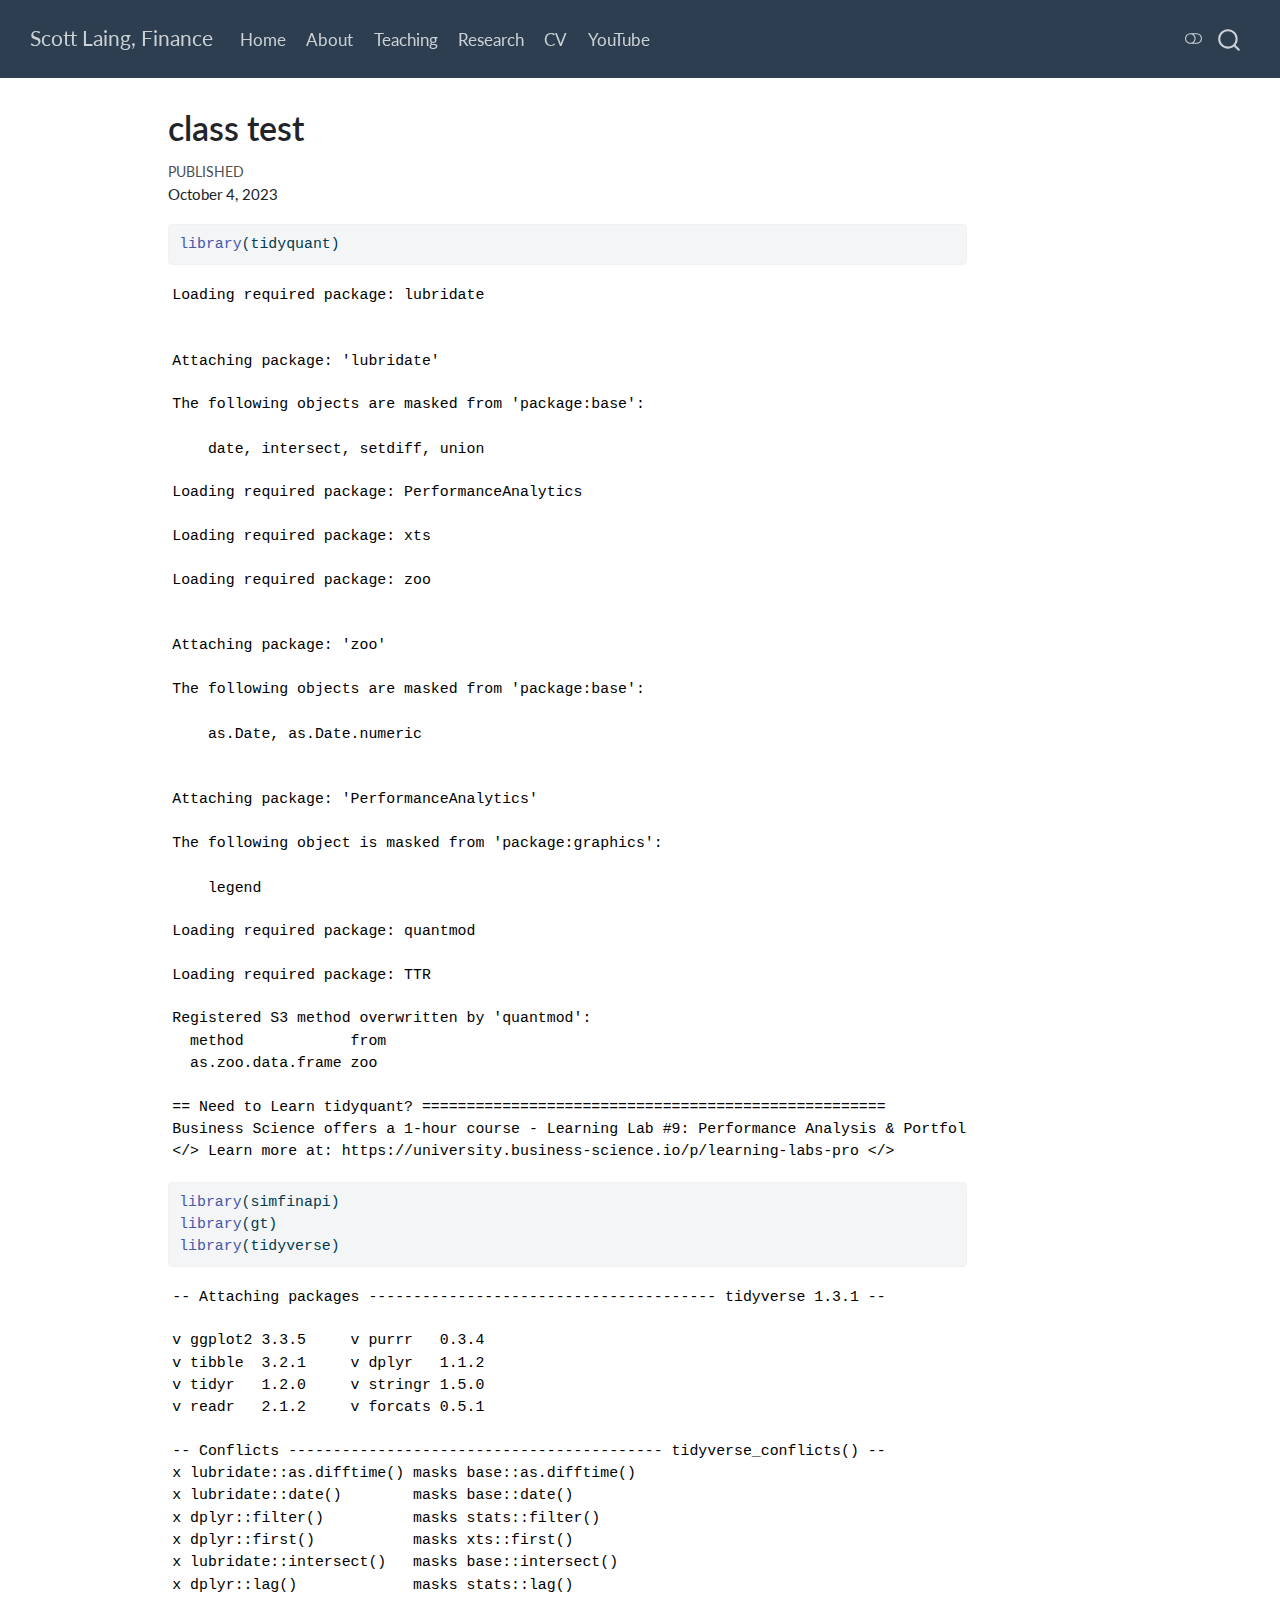
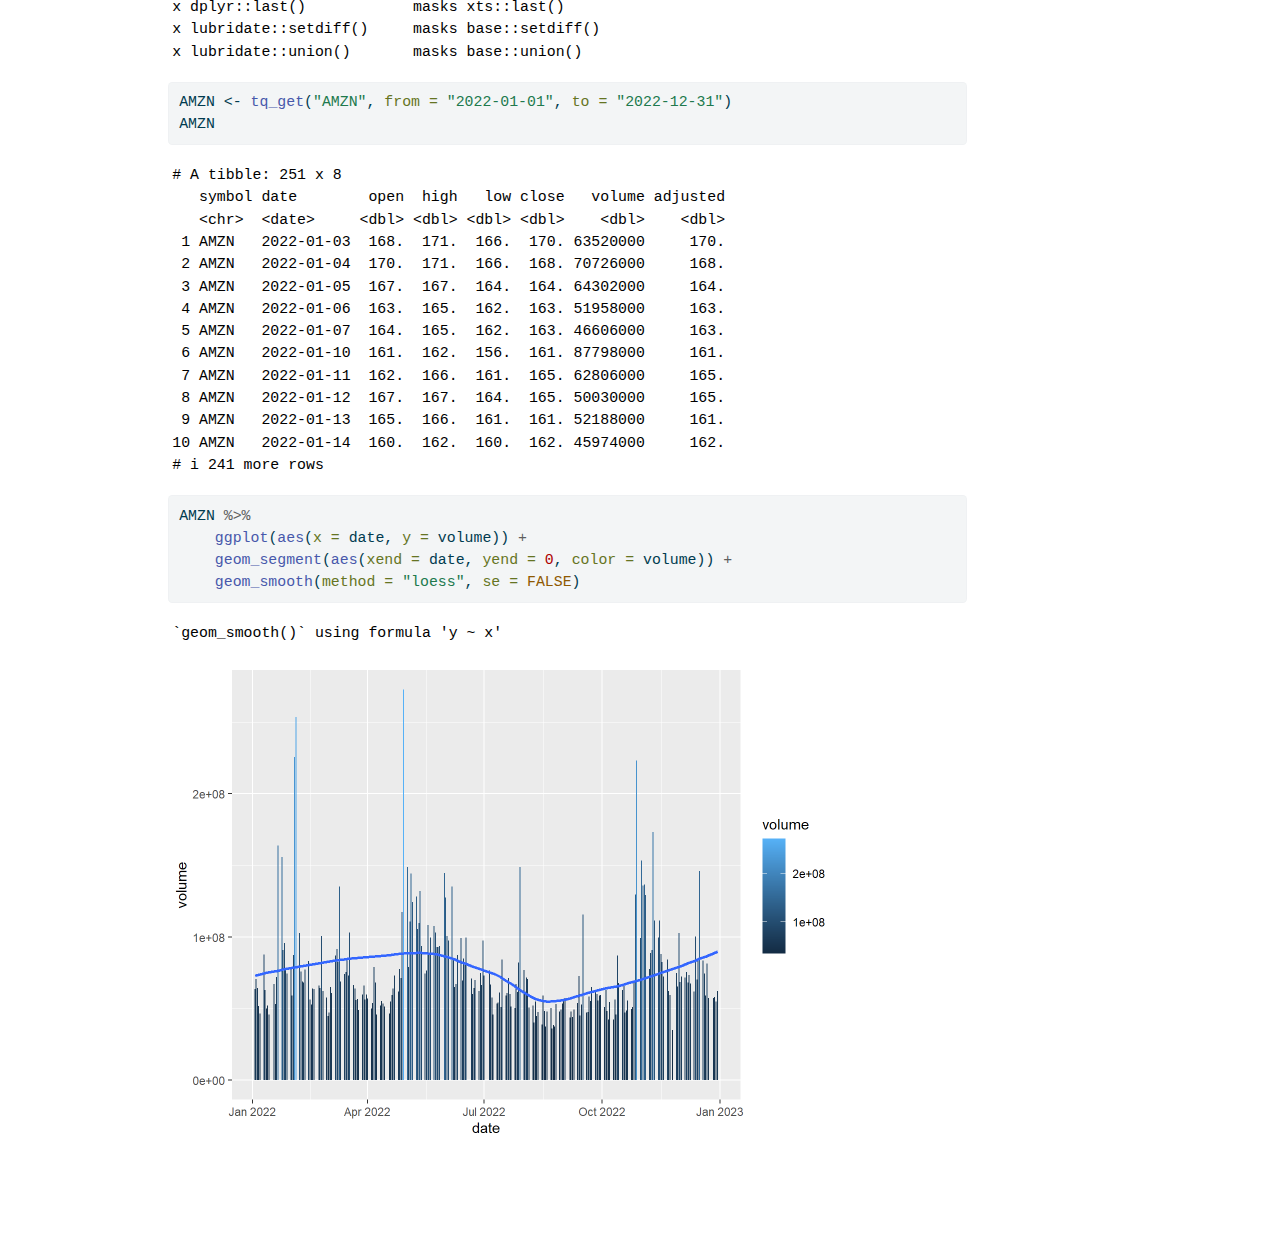
<file: docs/test.html>
<!DOCTYPE html>
<html xmlns="http://www.w3.org/1999/xhtml" lang="en" xml:lang="en"><head>

<meta charset="utf-8">
<meta name="generator" content="quarto-1.3.333">

<meta name="viewport" content="width=device-width, initial-scale=1.0, user-scalable=yes">

<meta name="dcterms.date" content="2023-10-04">

<title>Scott Laing, Finance - class test</title>
<style>
code{white-space: pre-wrap;}
span.smallcaps{font-variant: small-caps;}
div.columns{display: flex; gap: min(4vw, 1.5em);}
div.column{flex: auto; overflow-x: auto;}
div.hanging-indent{margin-left: 1.5em; text-indent: -1.5em;}
ul.task-list{list-style: none;}
ul.task-list li input[type="checkbox"] {
  width: 0.8em;
  margin: 0 0.8em 0.2em -1em; /* quarto-specific, see https://github.com/quarto-dev/quarto-cli/issues/4556 */ 
  vertical-align: middle;
}
/* CSS for syntax highlighting */
pre > code.sourceCode { white-space: pre; position: relative; }
pre > code.sourceCode > span { display: inline-block; line-height: 1.25; }
pre > code.sourceCode > span:empty { height: 1.2em; }
.sourceCode { overflow: visible; }
code.sourceCode > span { color: inherit; text-decoration: inherit; }
div.sourceCode { margin: 1em 0; }
pre.sourceCode { margin: 0; }
@media screen {
div.sourceCode { overflow: auto; }
}
@media print {
pre > code.sourceCode { white-space: pre-wrap; }
pre > code.sourceCode > span { text-indent: -5em; padding-left: 5em; }
}
pre.numberSource code
  { counter-reset: source-line 0; }
pre.numberSource code > span
  { position: relative; left: -4em; counter-increment: source-line; }
pre.numberSource code > span > a:first-child::before
  { content: counter(source-line);
    position: relative; left: -1em; text-align: right; vertical-align: baseline;
    border: none; display: inline-block;
    -webkit-touch-callout: none; -webkit-user-select: none;
    -khtml-user-select: none; -moz-user-select: none;
    -ms-user-select: none; user-select: none;
    padding: 0 4px; width: 4em;
  }
pre.numberSource { margin-left: 3em;  padding-left: 4px; }
div.sourceCode
  {   }
@media screen {
pre > code.sourceCode > span > a:first-child::before { text-decoration: underline; }
}
</style>


<script src="site_libs/quarto-nav/quarto-nav.js"></script>
<script src="site_libs/quarto-nav/headroom.min.js"></script>
<script src="site_libs/clipboard/clipboard.min.js"></script>
<script src="site_libs/quarto-search/autocomplete.umd.js"></script>
<script src="site_libs/quarto-search/fuse.min.js"></script>
<script src="site_libs/quarto-search/quarto-search.js"></script>
<meta name="quarto:offset" content="./">
<script src="site_libs/quarto-html/quarto.js"></script>
<script src="site_libs/quarto-html/popper.min.js"></script>
<script src="site_libs/quarto-html/tippy.umd.min.js"></script>
<script src="site_libs/quarto-html/anchor.min.js"></script>
<link href="site_libs/quarto-html/tippy.css" rel="stylesheet">
<link href="site_libs/quarto-html/quarto-syntax-highlighting.css" rel="stylesheet" class="quarto-color-scheme" id="quarto-text-highlighting-styles">
<link href="site_libs/quarto-html/quarto-syntax-highlighting-dark.css" rel="prefetch" class="quarto-color-scheme quarto-color-alternate" id="quarto-text-highlighting-styles">
<script src="site_libs/bootstrap/bootstrap.min.js"></script>
<link href="site_libs/bootstrap/bootstrap-icons.css" rel="stylesheet">
<link href="site_libs/bootstrap/bootstrap.min.css" rel="stylesheet" class="quarto-color-scheme" id="quarto-bootstrap" data-mode="light">
<link href="site_libs/bootstrap/bootstrap-dark.min.css" rel="prefetch" class="quarto-color-scheme quarto-color-alternate" id="quarto-bootstrap" data-mode="dark">
<script id="quarto-search-options" type="application/json">{
  "location": "navbar",
  "copy-button": false,
  "collapse-after": 3,
  "panel-placement": "end",
  "type": "overlay",
  "limit": 20,
  "language": {
    "search-no-results-text": "No results",
    "search-matching-documents-text": "matching documents",
    "search-copy-link-title": "Copy link to search",
    "search-hide-matches-text": "Hide additional matches",
    "search-more-match-text": "more match in this document",
    "search-more-matches-text": "more matches in this document",
    "search-clear-button-title": "Clear",
    "search-detached-cancel-button-title": "Cancel",
    "search-submit-button-title": "Submit"
  }
}</script>


<link rel="stylesheet" href="styles.css">
</head>

<body class="nav-fixed">

<div id="quarto-search-results"></div>
  <header id="quarto-header" class="headroom fixed-top">
    <nav class="navbar navbar-expand-lg navbar-dark ">
      <div class="navbar-container container-fluid">
      <div class="navbar-brand-container">
    <a class="navbar-brand" href="./index.html">
    <span class="navbar-title">Scott Laing, Finance</span>
    </a>
  </div>
            <div id="quarto-search" class="" title="Search"></div>
          <button class="navbar-toggler" type="button" data-bs-toggle="collapse" data-bs-target="#navbarCollapse" aria-controls="navbarCollapse" aria-expanded="false" aria-label="Toggle navigation" onclick="if (window.quartoToggleHeadroom) { window.quartoToggleHeadroom(); }">
  <span class="navbar-toggler-icon"></span>
</button>
          <div class="collapse navbar-collapse" id="navbarCollapse">
            <ul class="navbar-nav navbar-nav-scroll me-auto">
  <li class="nav-item">
    <a class="nav-link" href="./index.html" rel="" target="">
 <span class="menu-text">Home</span></a>
  </li>  
  <li class="nav-item">
    <a class="nav-link" href="./about.html" rel="" target="">
 <span class="menu-text">About</span></a>
  </li>  
  <li class="nav-item">
    <a class="nav-link" href="./teaching.html" rel="" target="">
 <span class="menu-text">Teaching</span></a>
  </li>  
  <li class="nav-item">
    <a class="nav-link" href="./research.html" rel="" target="">
 <span class="menu-text">Research</span></a>
  </li>  
  <li class="nav-item">
    <a class="nav-link" href="./CV_Summer23.pdf" rel="" target="">
 <span class="menu-text">CV</span></a>
  </li>  
  <li class="nav-item">
    <a class="nav-link" href="https://youtube.com/@scottlaingfinance" rel="" target="">
 <span class="menu-text">YouTube</span></a>
  </li>  
</ul>
            <div class="quarto-navbar-tools ms-auto">
  <a href="" class="quarto-color-scheme-toggle quarto-navigation-tool  px-1" onclick="window.quartoToggleColorScheme(); return false;" title="Toggle dark mode"><i class="bi"></i></a>
</div>
          </div> <!-- /navcollapse -->
      </div> <!-- /container-fluid -->
    </nav>
</header>
<!-- content -->
<div id="quarto-content" class="quarto-container page-columns page-rows-contents page-layout-article page-navbar">
<!-- sidebar -->
<!-- margin-sidebar -->
    <div id="quarto-margin-sidebar" class="sidebar margin-sidebar">
        
    </div>
<!-- main -->
<main class="content" id="quarto-document-content">

<header id="title-block-header" class="quarto-title-block default">
<div class="quarto-title">
<h1 class="title">class test</h1>
</div>



<div class="quarto-title-meta">

    
    <div>
    <div class="quarto-title-meta-heading">Published</div>
    <div class="quarto-title-meta-contents">
      <p class="date">October 4, 2023</p>
    </div>
  </div>
  
    
  </div>
  

</header>

<div class="cell">
<div class="sourceCode cell-code" id="cb1"><pre class="sourceCode r code-with-copy"><code class="sourceCode r"><span id="cb1-1"><a href="#cb1-1" aria-hidden="true" tabindex="-1"></a><span class="fu">library</span>(tidyquant)</span></code><button title="Copy to Clipboard" class="code-copy-button"><i class="bi"></i></button></pre></div>
<div class="cell-output cell-output-stderr">
<pre><code>Loading required package: lubridate</code></pre>
</div>
<div class="cell-output cell-output-stderr">
<pre><code>
Attaching package: 'lubridate'</code></pre>
</div>
<div class="cell-output cell-output-stderr">
<pre><code>The following objects are masked from 'package:base':

    date, intersect, setdiff, union</code></pre>
</div>
<div class="cell-output cell-output-stderr">
<pre><code>Loading required package: PerformanceAnalytics</code></pre>
</div>
<div class="cell-output cell-output-stderr">
<pre><code>Loading required package: xts</code></pre>
</div>
<div class="cell-output cell-output-stderr">
<pre><code>Loading required package: zoo</code></pre>
</div>
<div class="cell-output cell-output-stderr">
<pre><code>
Attaching package: 'zoo'</code></pre>
</div>
<div class="cell-output cell-output-stderr">
<pre><code>The following objects are masked from 'package:base':

    as.Date, as.Date.numeric</code></pre>
</div>
<div class="cell-output cell-output-stderr">
<pre><code>
Attaching package: 'PerformanceAnalytics'</code></pre>
</div>
<div class="cell-output cell-output-stderr">
<pre><code>The following object is masked from 'package:graphics':

    legend</code></pre>
</div>
<div class="cell-output cell-output-stderr">
<pre><code>Loading required package: quantmod</code></pre>
</div>
<div class="cell-output cell-output-stderr">
<pre><code>Loading required package: TTR</code></pre>
</div>
<div class="cell-output cell-output-stderr">
<pre><code>Registered S3 method overwritten by 'quantmod':
  method            from
  as.zoo.data.frame zoo </code></pre>
</div>
<div class="cell-output cell-output-stderr">
<pre><code>== Need to Learn tidyquant? ====================================================
Business Science offers a 1-hour course - Learning Lab #9: Performance Analysis &amp; Portfolio Optimization with tidyquant!
&lt;/&gt; Learn more at: https://university.business-science.io/p/learning-labs-pro &lt;/&gt;</code></pre>
</div>
<div class="sourceCode cell-code" id="cb16"><pre class="sourceCode r code-with-copy"><code class="sourceCode r"><span id="cb16-1"><a href="#cb16-1" aria-hidden="true" tabindex="-1"></a><span class="fu">library</span>(simfinapi)</span>
<span id="cb16-2"><a href="#cb16-2" aria-hidden="true" tabindex="-1"></a><span class="fu">library</span>(gt)</span>
<span id="cb16-3"><a href="#cb16-3" aria-hidden="true" tabindex="-1"></a><span class="fu">library</span>(tidyverse)</span></code><button title="Copy to Clipboard" class="code-copy-button"><i class="bi"></i></button></pre></div>
<div class="cell-output cell-output-stderr">
<pre><code>-- Attaching packages --------------------------------------- tidyverse 1.3.1 --</code></pre>
</div>
<div class="cell-output cell-output-stderr">
<pre><code>v ggplot2 3.3.5     v purrr   0.3.4
v tibble  3.2.1     v dplyr   1.1.2
v tidyr   1.2.0     v stringr 1.5.0
v readr   2.1.2     v forcats 0.5.1</code></pre>
</div>
<div class="cell-output cell-output-stderr">
<pre><code>-- Conflicts ------------------------------------------ tidyverse_conflicts() --
x lubridate::as.difftime() masks base::as.difftime()
x lubridate::date()        masks base::date()
x dplyr::filter()          masks stats::filter()
x dplyr::first()           masks xts::first()
x lubridate::intersect()   masks base::intersect()
x dplyr::lag()             masks stats::lag()
x dplyr::last()            masks xts::last()
x lubridate::setdiff()     masks base::setdiff()
x lubridate::union()       masks base::union()</code></pre>
</div>
</div>
<div class="cell">
<div class="sourceCode cell-code" id="cb20"><pre class="sourceCode r code-with-copy"><code class="sourceCode r"><span id="cb20-1"><a href="#cb20-1" aria-hidden="true" tabindex="-1"></a>AMZN <span class="ot">&lt;-</span> <span class="fu">tq_get</span>(<span class="st">"AMZN"</span>, <span class="at">from =</span> <span class="st">"2022-01-01"</span>, <span class="at">to =</span> <span class="st">"2022-12-31"</span>)</span>
<span id="cb20-2"><a href="#cb20-2" aria-hidden="true" tabindex="-1"></a>AMZN</span></code><button title="Copy to Clipboard" class="code-copy-button"><i class="bi"></i></button></pre></div>
<div class="cell-output cell-output-stdout">
<pre><code># A tibble: 251 x 8
   symbol date        open  high   low close   volume adjusted
   &lt;chr&gt;  &lt;date&gt;     &lt;dbl&gt; &lt;dbl&gt; &lt;dbl&gt; &lt;dbl&gt;    &lt;dbl&gt;    &lt;dbl&gt;
 1 AMZN   2022-01-03  168.  171.  166.  170. 63520000     170.
 2 AMZN   2022-01-04  170.  171.  166.  168. 70726000     168.
 3 AMZN   2022-01-05  167.  167.  164.  164. 64302000     164.
 4 AMZN   2022-01-06  163.  165.  162.  163. 51958000     163.
 5 AMZN   2022-01-07  164.  165.  162.  163. 46606000     163.
 6 AMZN   2022-01-10  161.  162.  156.  161. 87798000     161.
 7 AMZN   2022-01-11  162.  166.  161.  165. 62806000     165.
 8 AMZN   2022-01-12  167.  167.  164.  165. 50030000     165.
 9 AMZN   2022-01-13  165.  166.  161.  161. 52188000     161.
10 AMZN   2022-01-14  160.  162.  160.  162. 45974000     162.
# i 241 more rows</code></pre>
</div>
</div>
<div class="cell">
<div class="sourceCode cell-code" id="cb22"><pre class="sourceCode r code-with-copy"><code class="sourceCode r"><span id="cb22-1"><a href="#cb22-1" aria-hidden="true" tabindex="-1"></a>AMZN <span class="sc">%&gt;%</span></span>
<span id="cb22-2"><a href="#cb22-2" aria-hidden="true" tabindex="-1"></a>    <span class="fu">ggplot</span>(<span class="fu">aes</span>(<span class="at">x =</span> date, <span class="at">y =</span> volume)) <span class="sc">+</span></span>
<span id="cb22-3"><a href="#cb22-3" aria-hidden="true" tabindex="-1"></a>    <span class="fu">geom_segment</span>(<span class="fu">aes</span>(<span class="at">xend =</span> date, <span class="at">yend =</span> <span class="dv">0</span>, <span class="at">color =</span> volume)) <span class="sc">+</span> </span>
<span id="cb22-4"><a href="#cb22-4" aria-hidden="true" tabindex="-1"></a>    <span class="fu">geom_smooth</span>(<span class="at">method =</span> <span class="st">"loess"</span>, <span class="at">se =</span> <span class="cn">FALSE</span>)</span></code><button title="Copy to Clipboard" class="code-copy-button"><i class="bi"></i></button></pre></div>
<div class="cell-output cell-output-stderr">
<pre><code>`geom_smooth()` using formula 'y ~ x'</code></pre>
</div>
<div class="cell-output-display">
<p><img src="test_files/figure-html/unnamed-chunk-3-1.png" class="img-fluid" width="672"></p>
</div>
</div>



</main> <!-- /main -->
<script id="quarto-html-after-body" type="application/javascript">
window.document.addEventListener("DOMContentLoaded", function (event) {
  const toggleBodyColorMode = (bsSheetEl) => {
    const mode = bsSheetEl.getAttribute("data-mode");
    const bodyEl = window.document.querySelector("body");
    if (mode === "dark") {
      bodyEl.classList.add("quarto-dark");
      bodyEl.classList.remove("quarto-light");
    } else {
      bodyEl.classList.add("quarto-light");
      bodyEl.classList.remove("quarto-dark");
    }
  }
  const toggleBodyColorPrimary = () => {
    const bsSheetEl = window.document.querySelector("link#quarto-bootstrap");
    if (bsSheetEl) {
      toggleBodyColorMode(bsSheetEl);
    }
  }
  toggleBodyColorPrimary();  
  const disableStylesheet = (stylesheets) => {
    for (let i=0; i < stylesheets.length; i++) {
      const stylesheet = stylesheets[i];
      stylesheet.rel = 'prefetch';
    }
  }
  const enableStylesheet = (stylesheets) => {
    for (let i=0; i < stylesheets.length; i++) {
      const stylesheet = stylesheets[i];
      stylesheet.rel = 'stylesheet';
    }
  }
  const manageTransitions = (selector, allowTransitions) => {
    const els = window.document.querySelectorAll(selector);
    for (let i=0; i < els.length; i++) {
      const el = els[i];
      if (allowTransitions) {
        el.classList.remove('notransition');
      } else {
        el.classList.add('notransition');
      }
    }
  }
  const toggleColorMode = (alternate) => {
    // Switch the stylesheets
    const alternateStylesheets = window.document.querySelectorAll('link.quarto-color-scheme.quarto-color-alternate');
    manageTransitions('#quarto-margin-sidebar .nav-link', false);
    if (alternate) {
      enableStylesheet(alternateStylesheets);
      for (const sheetNode of alternateStylesheets) {
        if (sheetNode.id === "quarto-bootstrap") {
          toggleBodyColorMode(sheetNode);
        }
      }
    } else {
      disableStylesheet(alternateStylesheets);
      toggleBodyColorPrimary();
    }
    manageTransitions('#quarto-margin-sidebar .nav-link', true);
    // Switch the toggles
    const toggles = window.document.querySelectorAll('.quarto-color-scheme-toggle');
    for (let i=0; i < toggles.length; i++) {
      const toggle = toggles[i];
      if (toggle) {
        if (alternate) {
          toggle.classList.add("alternate");     
        } else {
          toggle.classList.remove("alternate");
        }
      }
    }
    // Hack to workaround the fact that safari doesn't
    // properly recolor the scrollbar when toggling (#1455)
    if (navigator.userAgent.indexOf('Safari') > 0 && navigator.userAgent.indexOf('Chrome') == -1) {
      manageTransitions("body", false);
      window.scrollTo(0, 1);
      setTimeout(() => {
        window.scrollTo(0, 0);
        manageTransitions("body", true);
      }, 40);  
    }
  }
  const isFileUrl = () => { 
    return window.location.protocol === 'file:';
  }
  const hasAlternateSentinel = () => {  
    let styleSentinel = getColorSchemeSentinel();
    if (styleSentinel !== null) {
      return styleSentinel === "alternate";
    } else {
      return false;
    }
  }
  const setStyleSentinel = (alternate) => {
    const value = alternate ? "alternate" : "default";
    if (!isFileUrl()) {
      window.localStorage.setItem("quarto-color-scheme", value);
    } else {
      localAlternateSentinel = value;
    }
  }
  const getColorSchemeSentinel = () => {
    if (!isFileUrl()) {
      const storageValue = window.localStorage.getItem("quarto-color-scheme");
      return storageValue != null ? storageValue : localAlternateSentinel;
    } else {
      return localAlternateSentinel;
    }
  }
  let localAlternateSentinel = 'default';
  // Dark / light mode switch
  window.quartoToggleColorScheme = () => {
    // Read the current dark / light value 
    let toAlternate = !hasAlternateSentinel();
    toggleColorMode(toAlternate);
    setStyleSentinel(toAlternate);
  };
  // Ensure there is a toggle, if there isn't float one in the top right
  if (window.document.querySelector('.quarto-color-scheme-toggle') === null) {
    const a = window.document.createElement('a');
    a.classList.add('top-right');
    a.classList.add('quarto-color-scheme-toggle');
    a.href = "";
    a.onclick = function() { try { window.quartoToggleColorScheme(); } catch {} return false; };
    const i = window.document.createElement("i");
    i.classList.add('bi');
    a.appendChild(i);
    window.document.body.appendChild(a);
  }
  // Switch to dark mode if need be
  if (hasAlternateSentinel()) {
    toggleColorMode(true);
  } else {
    toggleColorMode(false);
  }
  const icon = "";
  const anchorJS = new window.AnchorJS();
  anchorJS.options = {
    placement: 'right',
    icon: icon
  };
  anchorJS.add('.anchored');
  const isCodeAnnotation = (el) => {
    for (const clz of el.classList) {
      if (clz.startsWith('code-annotation-')) {                     
        return true;
      }
    }
    return false;
  }
  const clipboard = new window.ClipboardJS('.code-copy-button', {
    text: function(trigger) {
      const codeEl = trigger.previousElementSibling.cloneNode(true);
      for (const childEl of codeEl.children) {
        if (isCodeAnnotation(childEl)) {
          childEl.remove();
        }
      }
      return codeEl.innerText;
    }
  });
  clipboard.on('success', function(e) {
    // button target
    const button = e.trigger;
    // don't keep focus
    button.blur();
    // flash "checked"
    button.classList.add('code-copy-button-checked');
    var currentTitle = button.getAttribute("title");
    button.setAttribute("title", "Copied!");
    let tooltip;
    if (window.bootstrap) {
      button.setAttribute("data-bs-toggle", "tooltip");
      button.setAttribute("data-bs-placement", "left");
      button.setAttribute("data-bs-title", "Copied!");
      tooltip = new bootstrap.Tooltip(button, 
        { trigger: "manual", 
          customClass: "code-copy-button-tooltip",
          offset: [0, -8]});
      tooltip.show();    
    }
    setTimeout(function() {
      if (tooltip) {
        tooltip.hide();
        button.removeAttribute("data-bs-title");
        button.removeAttribute("data-bs-toggle");
        button.removeAttribute("data-bs-placement");
      }
      button.setAttribute("title", currentTitle);
      button.classList.remove('code-copy-button-checked');
    }, 1000);
    // clear code selection
    e.clearSelection();
  });
  function tippyHover(el, contentFn) {
    const config = {
      allowHTML: true,
      content: contentFn,
      maxWidth: 500,
      delay: 100,
      arrow: false,
      appendTo: function(el) {
          return el.parentElement;
      },
      interactive: true,
      interactiveBorder: 10,
      theme: 'quarto',
      placement: 'bottom-start'
    };
    window.tippy(el, config); 
  }
  const noterefs = window.document.querySelectorAll('a[role="doc-noteref"]');
  for (var i=0; i<noterefs.length; i++) {
    const ref = noterefs[i];
    tippyHover(ref, function() {
      // use id or data attribute instead here
      let href = ref.getAttribute('data-footnote-href') || ref.getAttribute('href');
      try { href = new URL(href).hash; } catch {}
      const id = href.replace(/^#\/?/, "");
      const note = window.document.getElementById(id);
      return note.innerHTML;
    });
  }
      let selectedAnnoteEl;
      const selectorForAnnotation = ( cell, annotation) => {
        let cellAttr = 'data-code-cell="' + cell + '"';
        let lineAttr = 'data-code-annotation="' +  annotation + '"';
        const selector = 'span[' + cellAttr + '][' + lineAttr + ']';
        return selector;
      }
      const selectCodeLines = (annoteEl) => {
        const doc = window.document;
        const targetCell = annoteEl.getAttribute("data-target-cell");
        const targetAnnotation = annoteEl.getAttribute("data-target-annotation");
        const annoteSpan = window.document.querySelector(selectorForAnnotation(targetCell, targetAnnotation));
        const lines = annoteSpan.getAttribute("data-code-lines").split(",");
        const lineIds = lines.map((line) => {
          return targetCell + "-" + line;
        })
        let top = null;
        let height = null;
        let parent = null;
        if (lineIds.length > 0) {
            //compute the position of the single el (top and bottom and make a div)
            const el = window.document.getElementById(lineIds[0]);
            top = el.offsetTop;
            height = el.offsetHeight;
            parent = el.parentElement.parentElement;
          if (lineIds.length > 1) {
            const lastEl = window.document.getElementById(lineIds[lineIds.length - 1]);
            const bottom = lastEl.offsetTop + lastEl.offsetHeight;
            height = bottom - top;
          }
          if (top !== null && height !== null && parent !== null) {
            // cook up a div (if necessary) and position it 
            let div = window.document.getElementById("code-annotation-line-highlight");
            if (div === null) {
              div = window.document.createElement("div");
              div.setAttribute("id", "code-annotation-line-highlight");
              div.style.position = 'absolute';
              parent.appendChild(div);
            }
            div.style.top = top - 2 + "px";
            div.style.height = height + 4 + "px";
            let gutterDiv = window.document.getElementById("code-annotation-line-highlight-gutter");
            if (gutterDiv === null) {
              gutterDiv = window.document.createElement("div");
              gutterDiv.setAttribute("id", "code-annotation-line-highlight-gutter");
              gutterDiv.style.position = 'absolute';
              const codeCell = window.document.getElementById(targetCell);
              const gutter = codeCell.querySelector('.code-annotation-gutter');
              gutter.appendChild(gutterDiv);
            }
            gutterDiv.style.top = top - 2 + "px";
            gutterDiv.style.height = height + 4 + "px";
          }
          selectedAnnoteEl = annoteEl;
        }
      };
      const unselectCodeLines = () => {
        const elementsIds = ["code-annotation-line-highlight", "code-annotation-line-highlight-gutter"];
        elementsIds.forEach((elId) => {
          const div = window.document.getElementById(elId);
          if (div) {
            div.remove();
          }
        });
        selectedAnnoteEl = undefined;
      };
      // Attach click handler to the DT
      const annoteDls = window.document.querySelectorAll('dt[data-target-cell]');
      for (const annoteDlNode of annoteDls) {
        annoteDlNode.addEventListener('click', (event) => {
          const clickedEl = event.target;
          if (clickedEl !== selectedAnnoteEl) {
            unselectCodeLines();
            const activeEl = window.document.querySelector('dt[data-target-cell].code-annotation-active');
            if (activeEl) {
              activeEl.classList.remove('code-annotation-active');
            }
            selectCodeLines(clickedEl);
            clickedEl.classList.add('code-annotation-active');
          } else {
            // Unselect the line
            unselectCodeLines();
            clickedEl.classList.remove('code-annotation-active');
          }
        });
      }
  const findCites = (el) => {
    const parentEl = el.parentElement;
    if (parentEl) {
      const cites = parentEl.dataset.cites;
      if (cites) {
        return {
          el,
          cites: cites.split(' ')
        };
      } else {
        return findCites(el.parentElement)
      }
    } else {
      return undefined;
    }
  };
  var bibliorefs = window.document.querySelectorAll('a[role="doc-biblioref"]');
  for (var i=0; i<bibliorefs.length; i++) {
    const ref = bibliorefs[i];
    const citeInfo = findCites(ref);
    if (citeInfo) {
      tippyHover(citeInfo.el, function() {
        var popup = window.document.createElement('div');
        citeInfo.cites.forEach(function(cite) {
          var citeDiv = window.document.createElement('div');
          citeDiv.classList.add('hanging-indent');
          citeDiv.classList.add('csl-entry');
          var biblioDiv = window.document.getElementById('ref-' + cite);
          if (biblioDiv) {
            citeDiv.innerHTML = biblioDiv.innerHTML;
          }
          popup.appendChild(citeDiv);
        });
        return popup.innerHTML;
      });
    }
  }
});
</script>
</div> <!-- /content -->



</body></html>
</file>
<file: docs/site_libs/quarto-html/tippy.css>
.tippy-box[data-animation=fade][data-state=hidden]{opacity:0}[data-tippy-root]{max-width:calc(100vw - 10px)}.tippy-box{position:relative;background-color:#333;color:#fff;border-radius:4px;font-size:14px;line-height:1.4;white-space:normal;outline:0;transition-property:transform,visibility,opacity}.tippy-box[data-placement^=top]>.tippy-arrow{bottom:0}.tippy-box[data-placement^=top]>.tippy-arrow:before{bottom:-7px;left:0;border-width:8px 8px 0;border-top-color:initial;transform-origin:center top}.tippy-box[data-placement^=bottom]>.tippy-arrow{top:0}.tippy-box[data-placement^=bottom]>.tippy-arrow:before{top:-7px;left:0;border-width:0 8px 8px;border-bottom-color:initial;transform-origin:center bottom}.tippy-box[data-placement^=left]>.tippy-arrow{right:0}.tippy-box[data-placement^=left]>.tippy-arrow:before{border-width:8px 0 8px 8px;border-left-color:initial;right:-7px;transform-origin:center left}.tippy-box[data-placement^=right]>.tippy-arrow{left:0}.tippy-box[data-placement^=right]>.tippy-arrow:before{left:-7px;border-width:8px 8px 8px 0;border-right-color:initial;transform-origin:center right}.tippy-box[data-inertia][data-state=visible]{transition-timing-function:cubic-bezier(.54,1.5,.38,1.11)}.tippy-arrow{width:16px;height:16px;color:#333}.tippy-arrow:before{content:"";position:absolute;border-color:transparent;border-style:solid}.tippy-content{position:relative;padding:5px 9px;z-index:1}
</file>
<file: docs/site_libs/quarto-html/quarto-syntax-highlighting.css>
/* quarto syntax highlight colors */
:root {
  --quarto-hl-ot-color: #003B4F;
  --quarto-hl-at-color: #657422;
  --quarto-hl-ss-color: #20794D;
  --quarto-hl-an-color: #5E5E5E;
  --quarto-hl-fu-color: #4758AB;
  --quarto-hl-st-color: #20794D;
  --quarto-hl-cf-color: #003B4F;
  --quarto-hl-op-color: #5E5E5E;
  --quarto-hl-er-color: #AD0000;
  --quarto-hl-bn-color: #AD0000;
  --quarto-hl-al-color: #AD0000;
  --quarto-hl-va-color: #111111;
  --quarto-hl-bu-color: inherit;
  --quarto-hl-ex-color: inherit;
  --quarto-hl-pp-color: #AD0000;
  --quarto-hl-in-color: #5E5E5E;
  --quarto-hl-vs-color: #20794D;
  --quarto-hl-wa-color: #5E5E5E;
  --quarto-hl-do-color: #5E5E5E;
  --quarto-hl-im-color: #00769E;
  --quarto-hl-ch-color: #20794D;
  --quarto-hl-dt-color: #AD0000;
  --quarto-hl-fl-color: #AD0000;
  --quarto-hl-co-color: #5E5E5E;
  --quarto-hl-cv-color: #5E5E5E;
  --quarto-hl-cn-color: #8f5902;
  --quarto-hl-sc-color: #5E5E5E;
  --quarto-hl-dv-color: #AD0000;
  --quarto-hl-kw-color: #003B4F;
}

/* other quarto variables */
:root {
  --quarto-font-monospace: SFMono-Regular, Menlo, Monaco, Consolas, "Liberation Mono", "Courier New", monospace;
}

pre > code.sourceCode > span {
  color: #003B4F;
}

code span {
  color: #003B4F;
}

code.sourceCode > span {
  color: #003B4F;
}

div.sourceCode,
div.sourceCode pre.sourceCode {
  color: #003B4F;
}

code span.ot {
  color: #003B4F;
  font-style: inherit;
}

code span.at {
  color: #657422;
  font-style: inherit;
}

code span.ss {
  color: #20794D;
  font-style: inherit;
}

code span.an {
  color: #5E5E5E;
  font-style: inherit;
}

code span.fu {
  color: #4758AB;
  font-style: inherit;
}

code span.st {
  color: #20794D;
  font-style: inherit;
}

code span.cf {
  color: #003B4F;
  font-style: inherit;
}

code span.op {
  color: #5E5E5E;
  font-style: inherit;
}

code span.er {
  color: #AD0000;
  font-style: inherit;
}

code span.bn {
  color: #AD0000;
  font-style: inherit;
}

code span.al {
  color: #AD0000;
  font-style: inherit;
}

code span.va {
  color: #111111;
  font-style: inherit;
}

code span.bu {
  font-style: inherit;
}

code span.ex {
  font-style: inherit;
}

code span.pp {
  color: #AD0000;
  font-style: inherit;
}

code span.in {
  color: #5E5E5E;
  font-style: inherit;
}

code span.vs {
  color: #20794D;
  font-style: inherit;
}

code span.wa {
  color: #5E5E5E;
  font-style: italic;
}

code span.do {
  color: #5E5E5E;
  font-style: italic;
}

code span.im {
  color: #00769E;
  font-style: inherit;
}

code span.ch {
  color: #20794D;
  font-style: inherit;
}

code span.dt {
  color: #AD0000;
  font-style: inherit;
}

code span.fl {
  color: #AD0000;
  font-style: inherit;
}

code span.co {
  color: #5E5E5E;
  font-style: inherit;
}

code span.cv {
  color: #5E5E5E;
  font-style: italic;
}

code span.cn {
  color: #8f5902;
  font-style: inherit;
}

code span.sc {
  color: #5E5E5E;
  font-style: inherit;
}

code span.dv {
  color: #AD0000;
  font-style: inherit;
}

code span.kw {
  color: #003B4F;
  font-style: inherit;
}

.prevent-inlining {
  content: "</";
}

/*# sourceMappingURL=debc5d5d77c3f9108843748ff7464032.css.map */
</file>
<file: docs/site_libs/quarto-html/quarto-syntax-highlighting-dark.css>
/* quarto syntax highlight colors */
:root {
  --quarto-hl-al-color: #f07178;
  --quarto-hl-an-color: #d4d0ab;
  --quarto-hl-at-color: #00e0e0;
  --quarto-hl-bn-color: #d4d0ab;
  --quarto-hl-bu-color: #abe338;
  --quarto-hl-ch-color: #abe338;
  --quarto-hl-co-color: #f8f8f2;
  --quarto-hl-cv-color: #ffd700;
  --quarto-hl-cn-color: #ffd700;
  --quarto-hl-cf-color: #ffa07a;
  --quarto-hl-dt-color: #ffa07a;
  --quarto-hl-dv-color: #d4d0ab;
  --quarto-hl-do-color: #f8f8f2;
  --quarto-hl-er-color: #f07178;
  --quarto-hl-ex-color: #00e0e0;
  --quarto-hl-fl-color: #d4d0ab;
  --quarto-hl-fu-color: #ffa07a;
  --quarto-hl-im-color: #abe338;
  --quarto-hl-in-color: #d4d0ab;
  --quarto-hl-kw-color: #ffa07a;
  --quarto-hl-op-color: #ffa07a;
  --quarto-hl-ot-color: #00e0e0;
  --quarto-hl-pp-color: #dcc6e0;
  --quarto-hl-re-color: #00e0e0;
  --quarto-hl-sc-color: #abe338;
  --quarto-hl-ss-color: #abe338;
  --quarto-hl-st-color: #abe338;
  --quarto-hl-va-color: #00e0e0;
  --quarto-hl-vs-color: #abe338;
  --quarto-hl-wa-color: #dcc6e0;
}

/* other quarto variables */
:root {
  --quarto-font-monospace: SFMono-Regular, Menlo, Monaco, Consolas, "Liberation Mono", "Courier New", monospace;
}

code span.al {
  background-color: #2a0f15;
  font-weight: bold;
  color: #f07178;
}

code span.an {
  color: #d4d0ab;
}

code span.at {
  color: #00e0e0;
}

code span.bn {
  color: #d4d0ab;
}

code span.bu {
  color: #abe338;
}

code span.ch {
  color: #abe338;
}

code span.co {
  font-style: italic;
  color: #f8f8f2;
}

code span.cv {
  color: #ffd700;
}

code span.cn {
  color: #ffd700;
}

code span.cf {
  font-weight: bold;
  color: #ffa07a;
}

code span.dt {
  color: #ffa07a;
}

code span.dv {
  color: #d4d0ab;
}

code span.do {
  color: #f8f8f2;
}

code span.er {
  color: #f07178;
  text-decoration: underline;
}

code span.ex {
  font-weight: bold;
  color: #00e0e0;
}

code span.fl {
  color: #d4d0ab;
}

code span.fu {
  color: #ffa07a;
}

code span.im {
  color: #abe338;
}

code span.in {
  color: #d4d0ab;
}

code span.kw {
  font-weight: bold;
  color: #ffa07a;
}

pre > code.sourceCode > span {
  color: #f8f8f2;
}

code span {
  color: #f8f8f2;
}

code.sourceCode > span {
  color: #f8f8f2;
}

div.sourceCode,
div.sourceCode pre.sourceCode {
  color: #f8f8f2;
}

code span.op {
  color: #ffa07a;
}

code span.ot {
  color: #00e0e0;
}

code span.pp {
  color: #dcc6e0;
}

code span.re {
  background-color: #f8f8f2;
  color: #00e0e0;
}

code span.sc {
  color: #abe338;
}

code span.ss {
  color: #abe338;
}

code span.st {
  color: #abe338;
}

code span.va {
  color: #00e0e0;
}

code span.vs {
  color: #abe338;
}

code span.wa {
  color: #dcc6e0;
}

.prevent-inlining {
  content: "</";
}

/*# sourceMappingURL=935a306eefa94366c21e1a970dddb765.css.map */
</file>
<file: docs/styles.css>
/* css styles */
</file>
